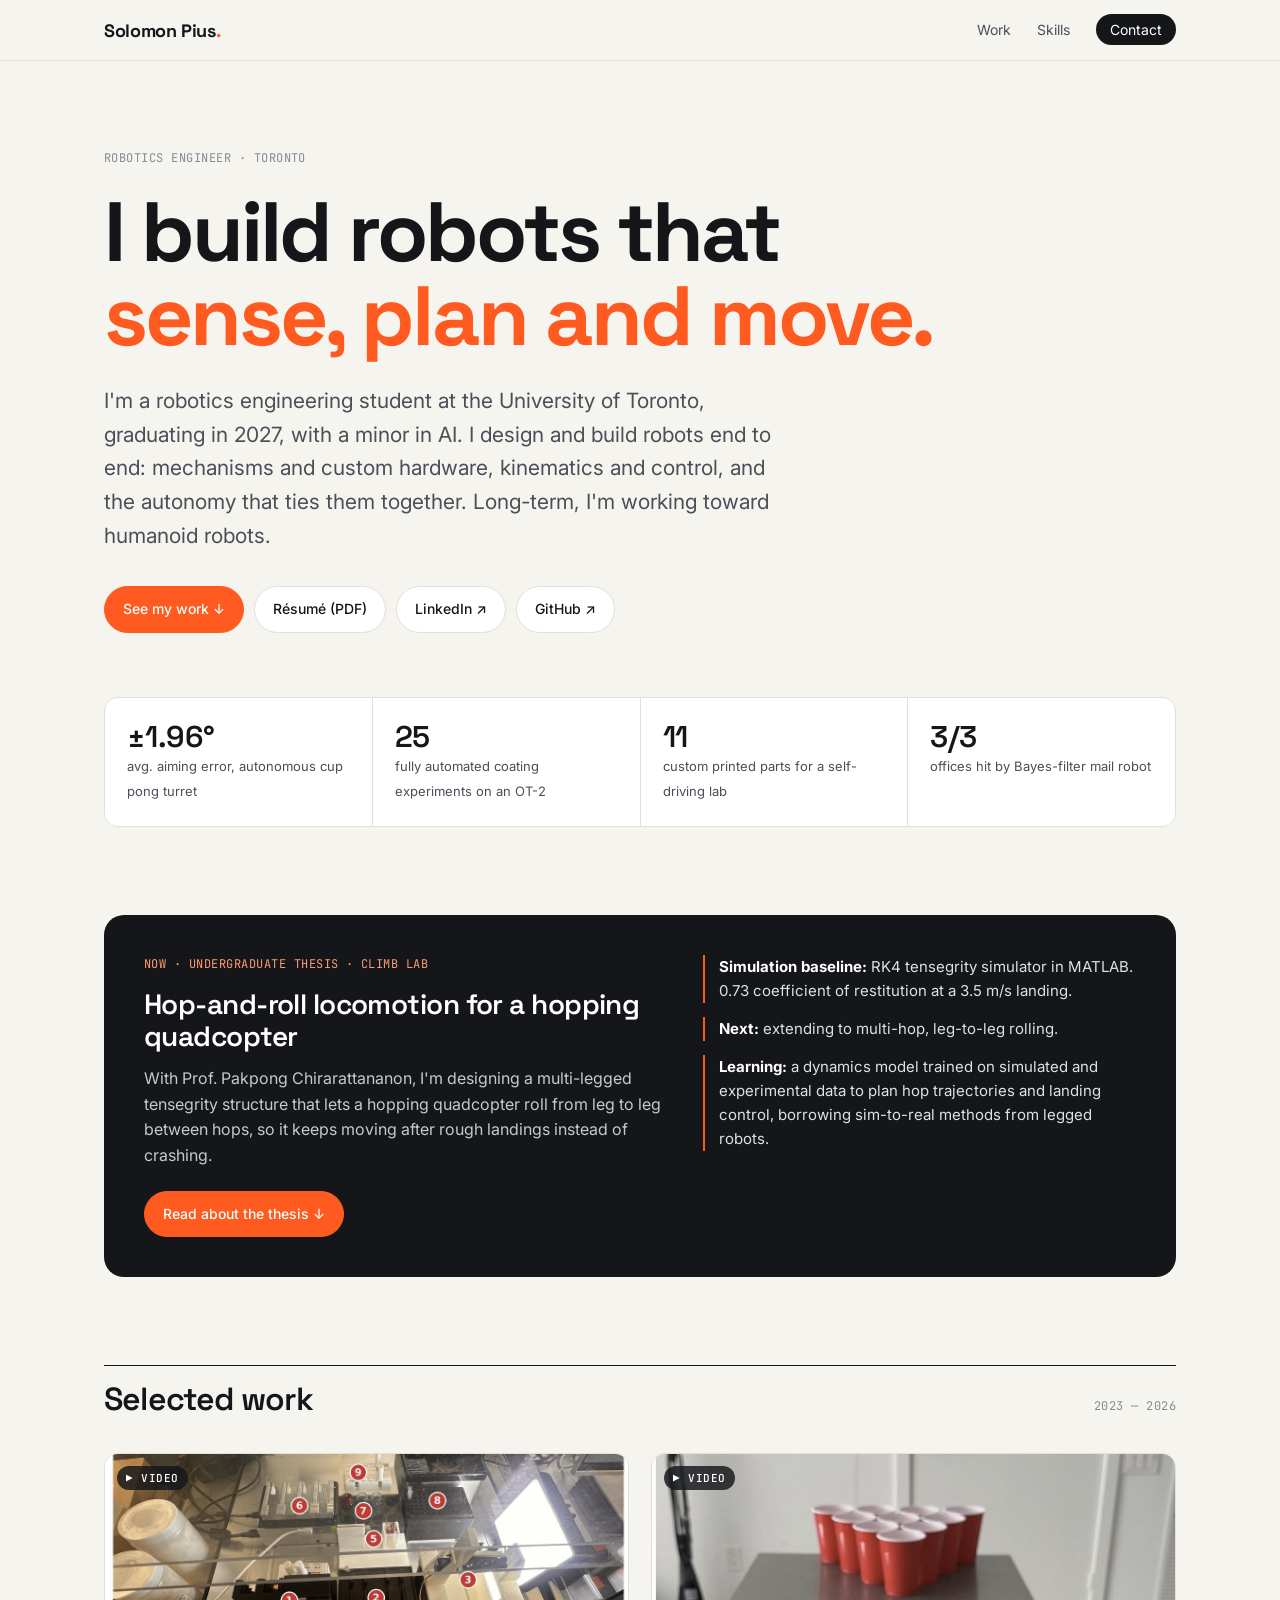
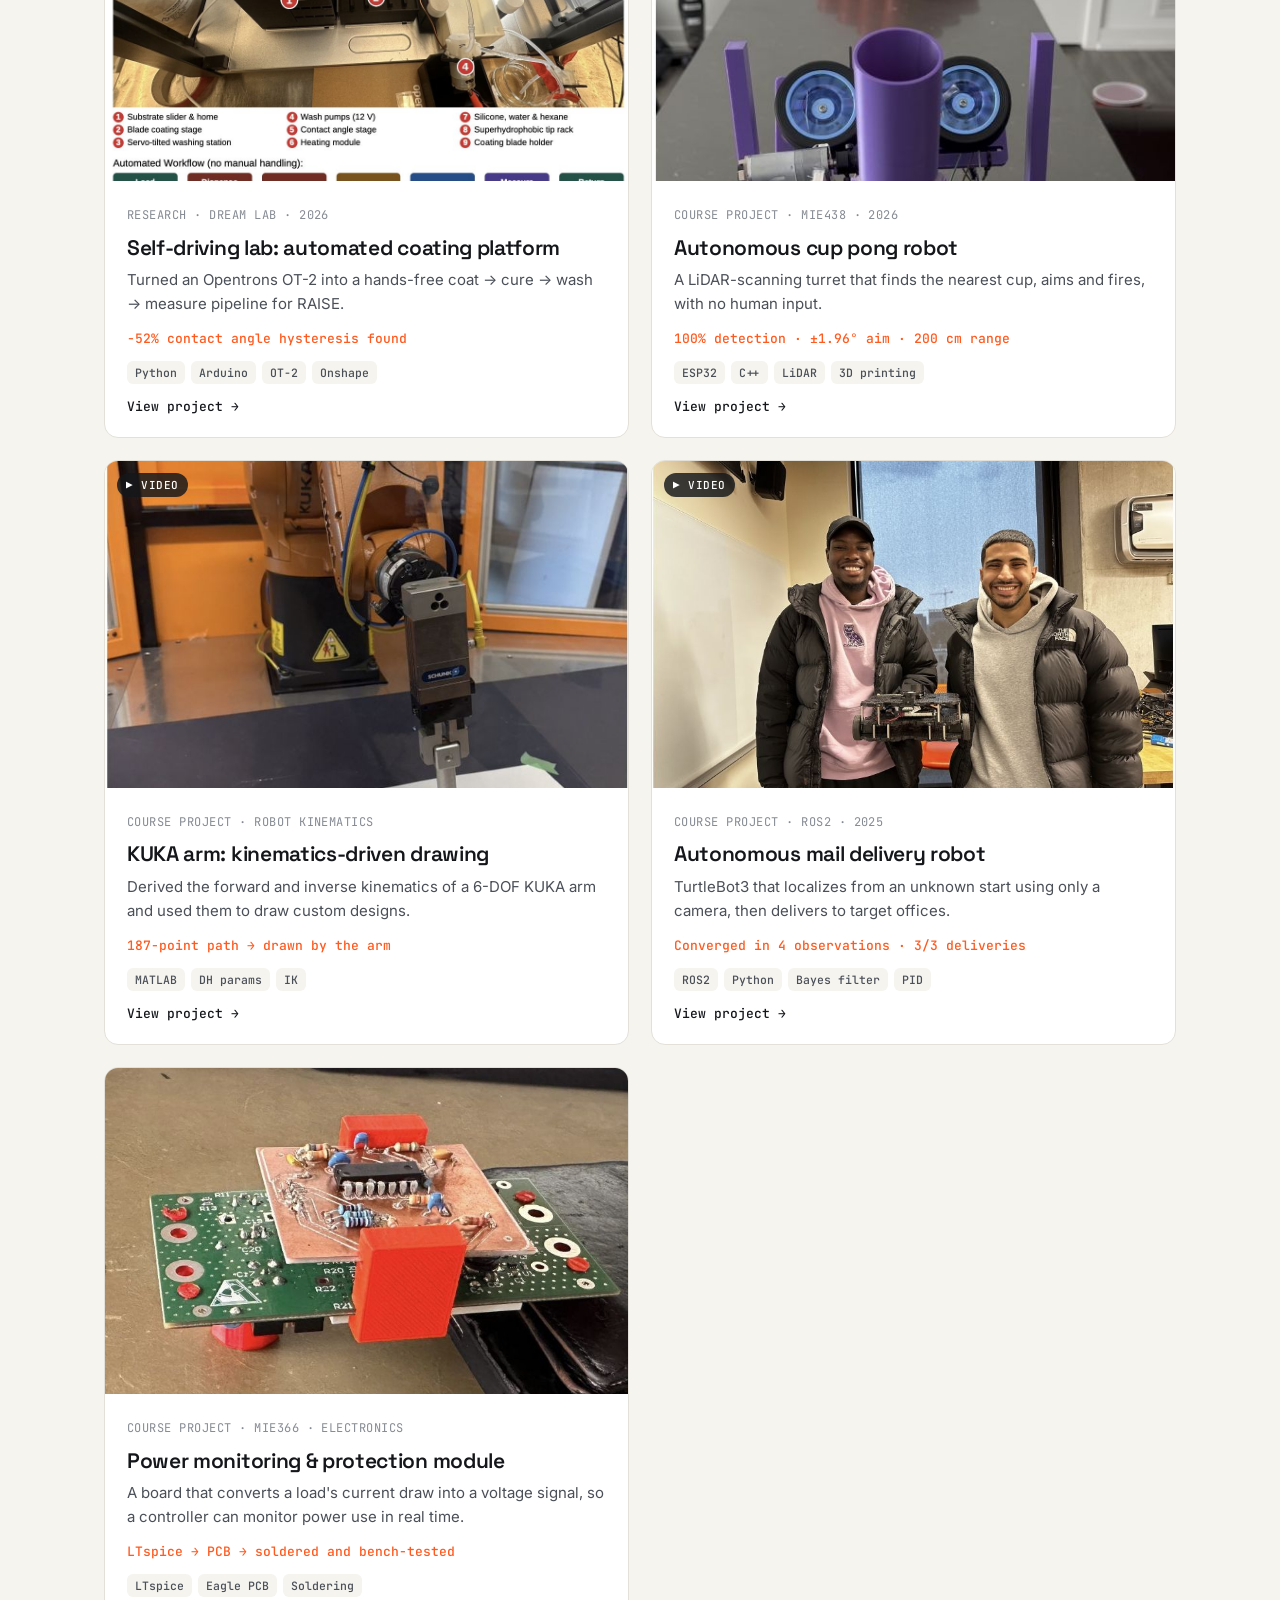
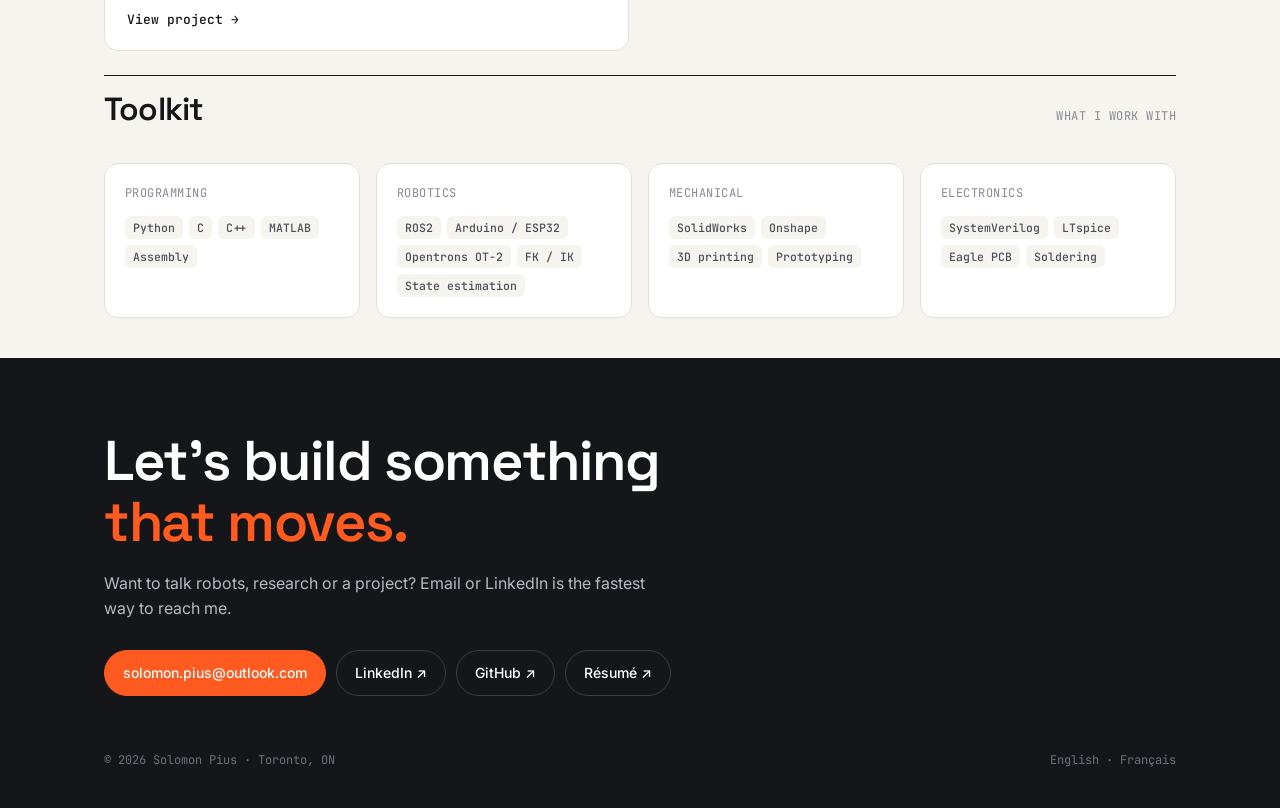
<file: index.html>
<!DOCTYPE html>
<html lang="en">
<head>
<meta charset="utf-8">
<meta name="viewport" content="width=device-width, initial-scale=1">
<title>Solomon Pius — Robotics Engineer</title>
<meta name="description" content="Solomon Pius, robotics engineer. Robot design, kinematics, control, autonomy and lab automation.">
<meta property="og:title" content="Solomon Pius — Robotics Engineer">
<meta property="og:description" content="Robot design, kinematics, control, autonomy and lab automation.">
<meta property="og:image" content="assets/pong-build.jpg">
<link rel="preconnect" href="https://fonts.googleapis.com">
<link rel="preconnect" href="https://fonts.gstatic.com" crossorigin>
<link href="https://fonts.googleapis.com/css2?family=Space+Grotesk:wght@500;600;700&family=Inter:wght@400;500;600&family=JetBrains+Mono:wght@400;500&display=swap" rel="stylesheet">
<link rel="stylesheet" href="assets/site.css">
</head>
<body>

<nav>
  <div class="wrap">
    <a href="#top" class="logo">Solomon Pius<span>.</span></a>
    <ul>
      <li><a href="#work">Work</a></li>
      <li><a href="#skills">Skills</a></li>
      <li><a class="cta" href="#contact">Contact</a></li>
    </ul>
  </div>
</nav>

<header class="hero wrap" id="top">
  <div class="mono">Robotics engineer · Toronto</div>
  <h1>I build robots that<br><em>sense, plan and move.</em></h1>
  <p class="lede">I'm a robotics engineering student at the University of Toronto, graduating in 2027, with a minor in AI. I design and build robots end to end: mechanisms and custom hardware, kinematics and control, and the autonomy that ties them together. Long-term, I'm working toward humanoid robots.</p>
  <div class="links">
    <a class="btn primary" href="#work">See my work ↓</a>
    <a class="btn" href="assets/Solomon_Pius_Resume.pdf" target="_blank" rel="noopener">Résumé (PDF)</a>
    <a class="btn" href="https://www.linkedin.com/in/solomon-pius/" target="_blank" rel="noopener">LinkedIn ↗</a>
    <a class="btn" href="https://github.com/SolomonPius" target="_blank" rel="noopener">GitHub ↗</a>
  </div>

  <div class="stats">
    <div><b>±1.96°</b><small>avg. aiming error, autonomous cup pong turret</small></div>
    <div><b>25</b><small>fully automated coating experiments on an OT-2</small></div>
    <div><b>11</b><small>custom printed parts for a self-driving lab</small></div>
    <div><b>3/3</b><small>offices hit by Bayes-filter mail robot</small></div>
  </div>
</header>

<!-- NOW -->
<section class="wrap" id="now" style="padding-top:24px">
  <div class="now">
    <div>
      <div class="mono">Now · Undergraduate thesis · CLIMB Lab</div>
      <h3>Hop-and-roll locomotion for a hopping quadcopter</h3>
      <p>With Prof. Pakpong Chirarattananon, I'm designing a multi-legged tensegrity structure that lets a hopping quadcopter roll from leg to leg between hops, so it keeps moving after rough landings instead of crashing.</p>
      <div class="links" style="margin-top:22px"><a class="btn primary" href="hopcopter.html">Read about the thesis ↓</a></div>
    </div>
    <ul>
      <li><b>Simulation baseline:</b> RK4 tensegrity simulator in MATLAB. 0.73 coefficient of restitution at a 3.5 m/s landing.</li>
      <li><b>Next:</b> extending to multi-hop, leg-to-leg rolling.</li>
      <li><b>Learning:</b> a dynamics model trained on simulated and experimental data to plan hop trajectories and landing control, borrowing sim-to-real methods from legged robots.</li>
    </ul>
  </div>
</section>

<!-- WORK OVERVIEW -->
<section class="wrap" id="work" style="padding-top:88px">
  <div class="sec-head"><h2>Selected work</h2><span class="mono">2023 — 2026</span></div>

  <div class="grid">
    <a class="card" href="raise.html">
      <div class="img"><img src="assets/raise-deck.jpg" alt="Opentrons OT-2 deck with custom coating modules"><span class="vbadge">▶ Video</span></div>
      <div class="body">
        <span class="mono">Research · DREAM Lab · 2026</span>
        <h3>Self-driving lab: automated coating platform</h3>
        <p>Turned an Opentrons OT-2 into a hands-free coat → cure → wash → measure pipeline for RAISE.</p>
        <div class="kpi">−52% contact angle hysteresis found</div>
        <div class="tags"><span class="tag">Python</span><span class="tag">Arduino</span><span class="tag">OT-2</span><span class="tag">Onshape</span></div><div class="more">View project →</div>
      </div>
    </a>
    <a class="card" href="cup-pong.html">
      <div class="img"><img src="assets/pong-build.jpg" alt="Autonomous cup pong turret robot" style="object-position:center 35%"><span class="vbadge">▶ Video</span></div>
      <div class="body">
        <span class="mono">Course project · MIE438 · 2026</span>
        <h3>Autonomous cup pong robot</h3>
        <p>A LiDAR-scanning turret that finds the nearest cup, aims and fires, with no human input.</p>
        <div class="kpi">100% detection · ±1.96° aim · 200 cm range</div>
        <div class="tags"><span class="tag">ESP32</span><span class="tag">C++</span><span class="tag">LiDAR</span><span class="tag">3D printing</span></div><div class="more">View project →</div>
      </div>
    </a>
    <a class="card" href="kuka.html">
      <div class="img"><img src="assets/kuka-arm.jpg" alt="KUKA industrial arm drawing on paper"><span class="vbadge">▶ Video</span></div>
      <div class="body">
        <span class="mono">Course project · Robot kinematics</span>
        <h3>KUKA arm: kinematics-driven drawing</h3>
        <p>Derived the forward and inverse kinematics of a 6-DOF KUKA arm and used them to draw custom designs.</p>
        <div class="kpi">187-point path → drawn by the arm</div>
        <div class="tags"><span class="tag">MATLAB</span><span class="tag">DH params</span><span class="tag">IK</span></div><div class="more">View project →</div>
      </div>
    </a>
    <a class="card" href="mail.html">
      <div class="img"><img src="assets/mail-team.jpg" alt="Solomon with the TurtleBot3 mail delivery robot" style="object-position:center 40%"><span class="vbadge">▶ Video</span></div>
      <div class="body">
        <span class="mono">Course project · ROS2 · 2025</span>
        <h3>Autonomous mail delivery robot</h3>
        <p>TurtleBot3 that localizes from an unknown start using only a camera, then delivers to target offices.</p>
        <div class="kpi">Converged in 4 observations · 3/3 deliveries</div>
        <div class="tags"><span class="tag">ROS2</span><span class="tag">Python</span><span class="tag">Bayes filter</span><span class="tag">PID</span></div><div class="more">View project →</div>
      </div>
    </a>
    <a class="card" href="power.html">
      <div class="img"><img src="assets/pcb-final.jpg" alt="Power monitoring module under test"></div>
      <div class="body">
        <span class="mono">Course project · MIE366 · Electronics</span>
        <h3>Power monitoring &amp; protection module</h3>
        <p>A board that converts a load's current draw into a voltage signal, so a controller can monitor power use in real time.</p>
        <div class="kpi">LTspice → PCB → soldered and bench-tested</div>
        <div class="tags"><span class="tag">LTspice</span><span class="tag">Eagle PCB</span><span class="tag">Soldering</span></div><div class="more">View project →</div>
      </div>
    </a>
  </div>

</section>

<!-- SKILLS -->
<section class="wrap" id="skills" style="padding-top:24px">
  <div class="sec-head"><h2>Toolkit</h2><span class="mono">What I work with</span></div>
  <div class="skills">
    <div class="skill"><span class="mono">Programming</span><div class="tags"><span class="tag">Python</span><span class="tag">C</span><span class="tag">C++</span><span class="tag">MATLAB</span><span class="tag">Assembly</span></div></div>
    <div class="skill"><span class="mono">Robotics</span><div class="tags"><span class="tag">ROS2</span><span class="tag">Arduino / ESP32</span><span class="tag">Opentrons OT-2</span><span class="tag">FK / IK</span><span class="tag">State estimation</span></div></div>
    <div class="skill"><span class="mono">Mechanical</span><div class="tags"><span class="tag">SolidWorks</span><span class="tag">Onshape</span><span class="tag">3D printing</span><span class="tag">Prototyping</span></div></div>
    <div class="skill"><span class="mono">Electronics</span><div class="tags"><span class="tag">SystemVerilog</span><span class="tag">LTspice</span><span class="tag">Eagle PCB</span><span class="tag">Soldering</span></div></div>
  </div>
</section>

<!-- CONTACT -->
<footer id="contact">
  <div class="wrap">
    <h2>Let's build something<br><em>that moves.</em></h2>
    <p>Want to talk robots, research or a project? Email or LinkedIn is the fastest way to reach me.</p>
    <div class="links">
      <a class="btn primary" href="mailto:solomon.pius@outlook.com">solomon.pius@outlook.com</a>
      <a class="btn" href="https://www.linkedin.com/in/solomon-pius/" target="_blank" rel="noopener">LinkedIn ↗</a>
      <a class="btn" href="https://github.com/SolomonPius" target="_blank" rel="noopener">GitHub ↗</a>
      <a class="btn" href="assets/Solomon_Pius_Resume.pdf" target="_blank" rel="noopener">Résumé ↗</a>
    </div>
    <div class="fine"><span>© 2026 Solomon Pius · Toronto, ON</span><span>English · Français</span></div>
  </div>
</footer>

<div class="lb" id="lb"><img alt=""><p></p></div>
<script src="assets/site.js"></script>
</body>
</html>
</file>
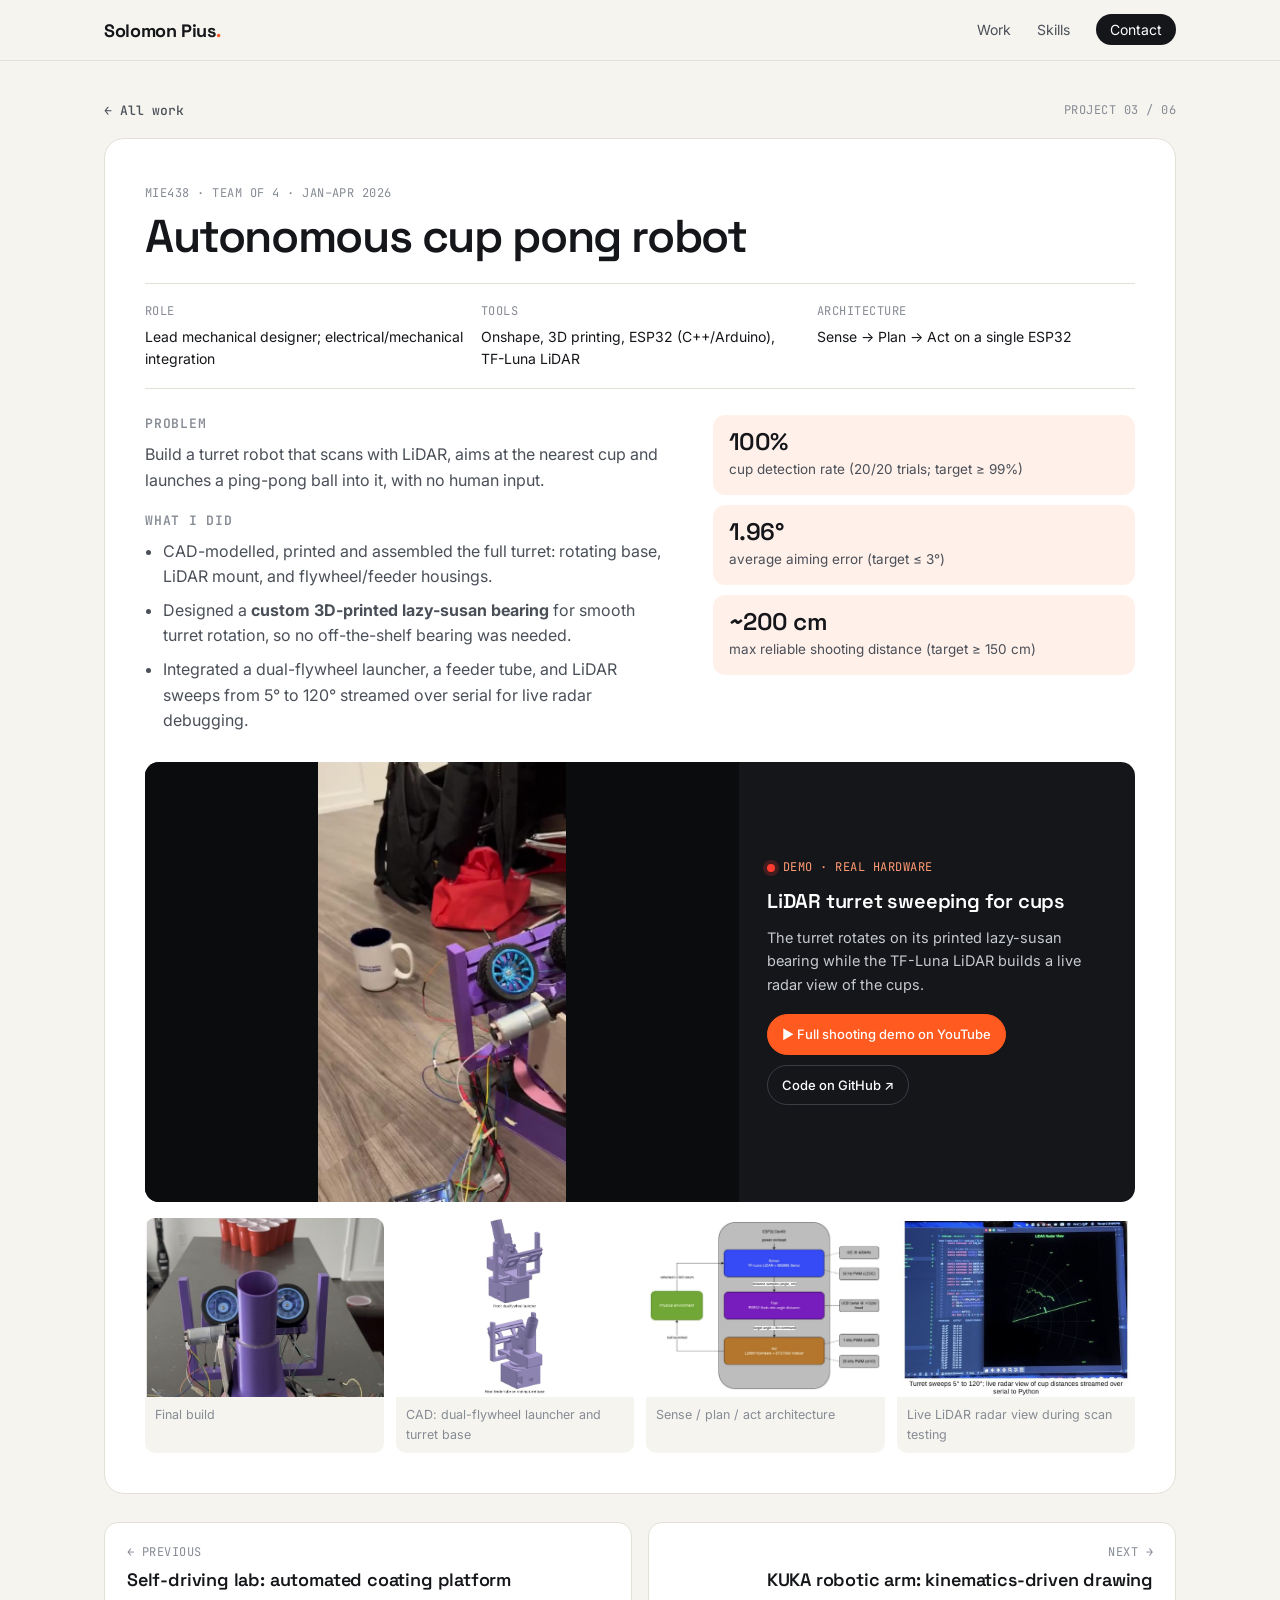
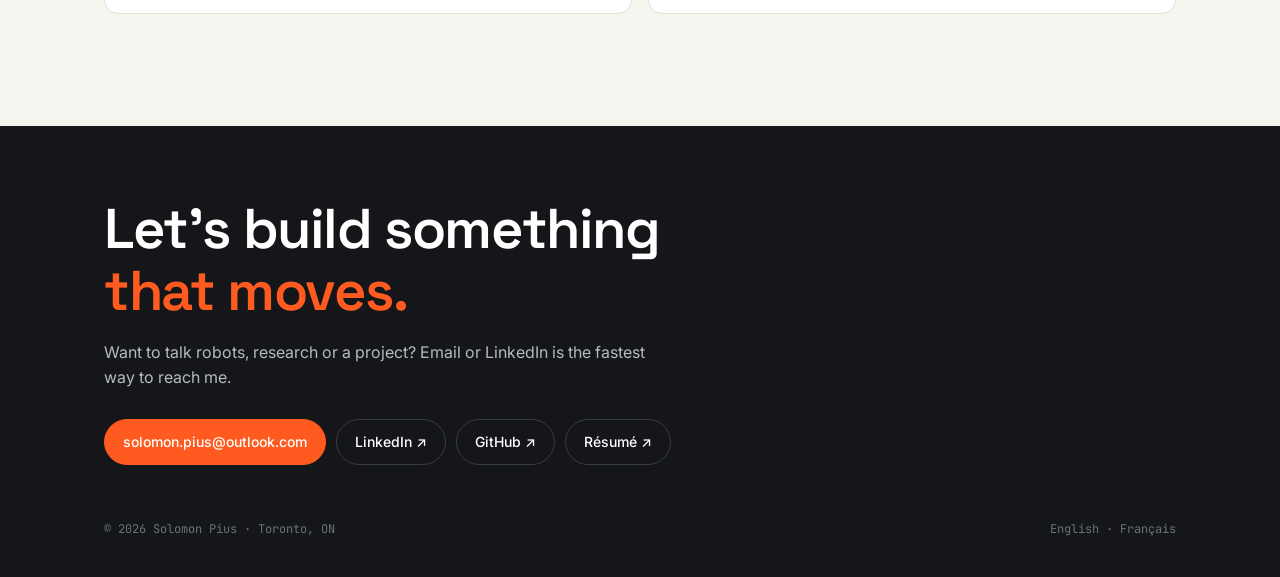
<file: cup-pong.html>
<!DOCTYPE html>
<html lang="en">
<head>
<meta charset="utf-8">
<meta name="viewport" content="width=device-width, initial-scale=1">
<title>Autonomous cup pong robot — Solomon Pius</title>
<meta name="description" content="LiDAR-scanning turret robot that finds, aims at and shoots into cups autonomously. 100% detection, ±1.96° aim.">
<meta property="og:title" content="Autonomous cup pong robot — Solomon Pius">
<meta property="og:description" content="LiDAR-scanning turret robot that finds, aims at and shoots into cups autonomously. 100% detection, ±1.96° aim.">
<meta property="og:image" content="assets/pong-build.jpg">
<link rel="preconnect" href="https://fonts.googleapis.com">
<link rel="preconnect" href="https://fonts.gstatic.com" crossorigin>
<link href="https://fonts.googleapis.com/css2?family=Space+Grotesk:wght@500;600;700&family=Inter:wght@400;500;600&family=JetBrains+Mono:wght@400;500&display=swap" rel="stylesheet">
<link rel="stylesheet" href="assets/site.css">
</head>
<body>
<nav>
  <div class="wrap">
    <a href="index.html" class="logo">Solomon Pius<span>.</span></a>
    <ul>
      <li><a href="index.html#work">Work</a></li>
      <li><a href="index.html#skills">Skills</a></li>
      <li><a class="cta" href="#contact">Contact</a></li>
    </ul>
  </div>
</nav>

<main class="page">
  <div class="wrap crumbs"><a href="index.html#work">← All work</a><span class="mono">Project 03 / 06</span></div>
  <div class="wrap">
  <article class="project" id="cup-pong">
    <header>
      <div><span class="mono">MIE438 · Team of 4 · Jan–Apr 2026</span><h3>Autonomous cup pong robot</h3></div>
    </header>
    <div class="meta">
      <div><span class="mono">Role</span>Lead mechanical designer; electrical/mechanical integration</div>
      <div><span class="mono">Tools</span>Onshape, 3D printing, ESP32 (C++/Arduino), TF-Luna LiDAR</div>
      <div><span class="mono">Architecture</span>Sense → Plan → Act on a single ESP32</div>
    </div>
    <div class="cols">
      <div>
        <h4>Problem</h4>
        <p>Build a turret robot that scans with LiDAR, aims at the nearest cup and launches a ping-pong ball into it, with no human input.</p>
        <h4>What I did</h4>
        <ul>
          <li>CAD-modelled, printed and assembled the full turret: rotating base, LiDAR mount, and flywheel/feeder housings.</li>
          <li>Designed a <b>custom 3D-printed lazy-susan bearing</b> for smooth turret rotation, so no off-the-shelf bearing was needed.</li>
          <li>Integrated a dual-flywheel launcher, a feeder tube, and LiDAR sweeps from 5° to 120° streamed over serial for live radar debugging.</li>
        </ul>
      </div>
      <div class="results">
        <div class="result"><b>100%</b><span>cup detection rate (20/20 trials; target ≥ 99%)</span></div>
        <div class="result"><b>1.96°</b><span>average aiming error (target ≤ 3°)</span></div>
        <div class="result"><b>~200 cm</b><span>max reliable shooting distance (target ≥ 150 cm)</span></div>
      </div>
    </div>
    <div class="demo">
      <video src="assets/pong-scan.mp4" poster="assets/pong-scan-poster.jpg" autoplay muted loop playsinline preload="metadata"></video>
      <div class="demo-cap"><span class="mono">Demo · real hardware</span><h4>LiDAR turret sweeping for cups</h4><p>The turret rotates on its printed lazy-susan bearing while the TF-Luna LiDAR builds a live radar view of the cups.</p><div class="links"><a class="btn primary" href="https://www.youtube.com/watch?v=Q0vxaehKVus" target="_blank" rel="noopener">▶ Full shooting demo on YouTube</a><a class="btn" href="https://github.com/SolomonPius/Autonomous-Cup-Pong-Robot" target="_blank" rel="noopener">Code on GitHub ↗</a></div></div>
    </div>
    <div class="gallery" style="--n:4">
      <figure><img class="cover" src="assets/pong-build.jpg" alt="Final build"><figcaption>Final build</figcaption></figure>
      <figure><img src="assets/pong-cad.jpg" alt="CAD model"><figcaption>CAD: dual-flywheel launcher and turret base</figcaption></figure>
      <figure><img src="assets/pong-arch.jpg" alt="System architecture"><figcaption>Sense / plan / act architecture</figcaption></figure>
      <figure><img src="assets/pong-lidar.jpg" alt="LiDAR radar view"><figcaption>Live LiDAR radar view during scan testing</figcaption></figure>
    </div>
  </article>
  </div>
  <div class="pager wrap">
  <a class="prev" href="raise.html"><span class="mono">← Previous</span><b>Self-driving lab: automated coating platform</b></a>
  <a class="next" href="kuka.html"><span class="mono">Next →</span><b>KUKA robotic arm: kinematics-driven drawing</b></a>
</div>
</main>

<footer id="contact">
  <div class="wrap">
    <h2>Let's build something<br><em>that moves.</em></h2>
    <p>Want to talk robots, research or a project? Email or LinkedIn is the fastest way to reach me.</p>
    <div class="links">
      <a class="btn primary" href="mailto:solomon.pius@outlook.com">solomon.pius@outlook.com</a>
      <a class="btn" href="https://www.linkedin.com/in/solomon-pius/" target="_blank" rel="noopener">LinkedIn ↗</a>
      <a class="btn" href="https://github.com/SolomonPius" target="_blank" rel="noopener">GitHub ↗</a>
      <a class="btn" href="assets/Solomon_Pius_Resume.pdf" target="_blank" rel="noopener">Résumé ↗</a>
    </div>
    <div class="fine"><span>© 2026 Solomon Pius · Toronto, ON</span><span>English · Français</span></div>
  </div>
</footer>
<div class="lb" id="lb"><img alt=""><p></p></div>
<script src="assets/site.js"></script>
</body>
</html>
</file>
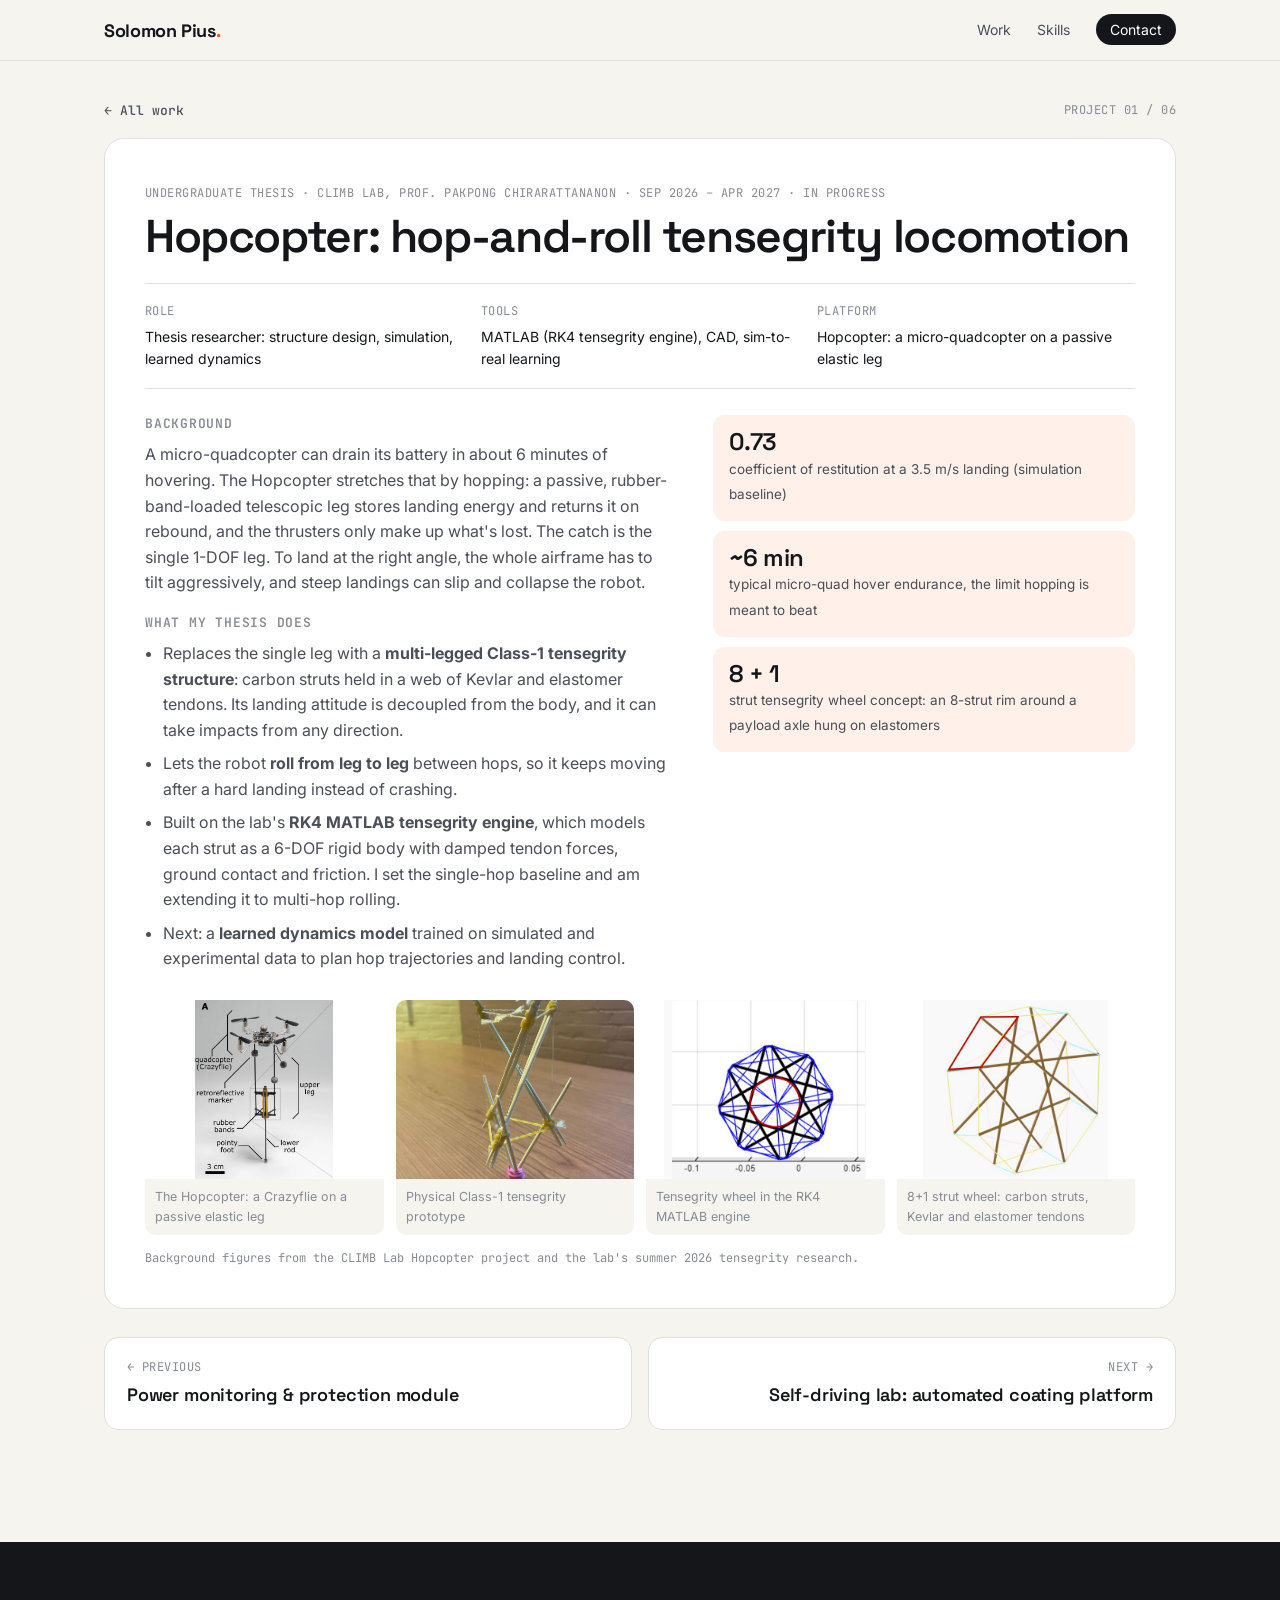
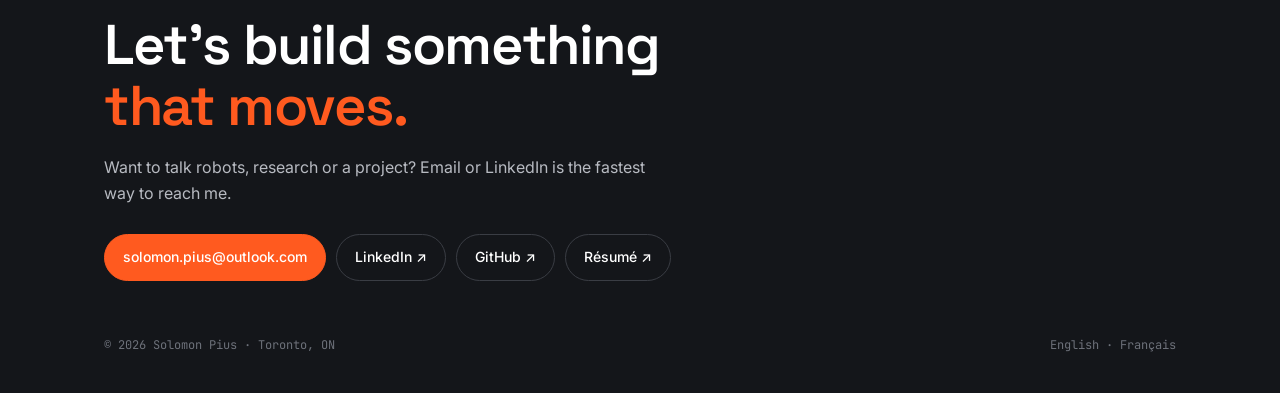
<file: hopcopter.html>
<!DOCTYPE html>
<html lang="en">
<head>
<meta charset="utf-8">
<meta name="viewport" content="width=device-width, initial-scale=1">
<title>Hopcopter: hop-and-roll tensegrity locomotion — Solomon Pius</title>
<meta name="description" content="Undergraduate thesis at CLIMB Lab: multi-legged tensegrity structures for hop-and-roll locomotion on a hopping quadcopter.">
<meta property="og:title" content="Hopcopter: hop-and-roll tensegrity locomotion — Solomon Pius">
<meta property="og:description" content="Undergraduate thesis at CLIMB Lab: multi-legged tensegrity structures for hop-and-roll locomotion on a hopping quadcopter.">
<meta property="og:image" content="assets/hop-wheel.jpg">
<link rel="preconnect" href="https://fonts.googleapis.com">
<link rel="preconnect" href="https://fonts.gstatic.com" crossorigin>
<link href="https://fonts.googleapis.com/css2?family=Space+Grotesk:wght@500;600;700&family=Inter:wght@400;500;600&family=JetBrains+Mono:wght@400;500&display=swap" rel="stylesheet">
<link rel="stylesheet" href="assets/site.css">
</head>
<body>
<nav>
  <div class="wrap">
    <a href="index.html" class="logo">Solomon Pius<span>.</span></a>
    <ul>
      <li><a href="index.html#work">Work</a></li>
      <li><a href="index.html#skills">Skills</a></li>
      <li><a class="cta" href="#contact">Contact</a></li>
    </ul>
  </div>
</nav>

<main class="page">
  <div class="wrap crumbs"><a href="index.html#work">← All work</a><span class="mono">Project 01 / 06</span></div>
  <div class="wrap">
  <article class="project" id="hopcopter">
    <header>
      <div><span class="mono">Undergraduate thesis · CLIMB Lab, Prof. Pakpong Chirarattananon · Sep 2026 – Apr 2027 · In progress</span><h3>Hopcopter: hop-and-roll tensegrity locomotion</h3></div>
    </header>
    <div class="meta">
      <div><span class="mono">Role</span>Thesis researcher: structure design, simulation, learned dynamics</div>
      <div><span class="mono">Tools</span>MATLAB (RK4 tensegrity engine), CAD, sim-to-real learning</div>
      <div><span class="mono">Platform</span>Hopcopter: a micro-quadcopter on a passive elastic leg</div>
    </div>
    <div class="cols">
      <div>
        <h4>Background</h4>
        <p>A micro-quadcopter can drain its battery in about 6 minutes of hovering. The Hopcopter stretches that by hopping: a passive, rubber-band-loaded telescopic leg stores landing energy and returns it on rebound, and the thrusters only make up what's lost. The catch is the single 1-DOF leg. To land at the right angle, the whole airframe has to tilt aggressively, and steep landings can slip and collapse the robot.</p>
        <h4>What my thesis does</h4>
        <ul>
          <li>Replaces the single leg with a <b>multi-legged Class-1 tensegrity structure</b>: carbon struts held in a web of Kevlar and elastomer tendons. Its landing attitude is decoupled from the body, and it can take impacts from any direction.</li>
          <li>Lets the robot <b>roll from leg to leg</b> between hops, so it keeps moving after a hard landing instead of crashing.</li>
          <li>Built on the lab's <b>RK4 MATLAB tensegrity engine</b>, which models each strut as a 6-DOF rigid body with damped tendon forces, ground contact and friction. I set the single-hop baseline and am extending it to multi-hop rolling.</li>
          <li>Next: a <b>learned dynamics model</b> trained on simulated and experimental data to plan hop trajectories and landing control.</li>
        </ul>
      </div>
      <div class="results">
        <div class="result"><b>0.73</b><span>coefficient of restitution at a 3.5 m/s landing (simulation baseline)</span></div>
        <div class="result"><b>~6 min</b><span>typical micro-quad hover endurance, the limit hopping is meant to beat</span></div>
        <div class="result"><b>8 + 1</b><span>strut tensegrity wheel concept: an 8-strut rim around a payload axle hung on elastomers</span></div>
      </div>
    </div>
    <div class="gallery" style="--n:4">
      <figure><img src="assets/hop-platform.jpg" alt="Hopcopter platform"><figcaption>The Hopcopter: a Crazyflie on a passive elastic leg</figcaption></figure>
      <figure><img class="cover" src="assets/hop-proto.jpg" alt="Physical tensegrity prototype"><figcaption>Physical Class-1 tensegrity prototype</figcaption></figure>
      <figure><img src="assets/hop-sim.jpg" alt="MATLAB simulation of the tensegrity wheel"><figcaption>Tensegrity wheel in the RK4 MATLAB engine</figcaption></figure>
      <figure><img src="assets/hop-wheel.jpg" alt="Tensegrity wheel design"><figcaption>8+1 strut wheel: carbon struts, Kevlar and elastomer tendons</figcaption></figure>
    </div>
    <p class="mono" style="margin-top:14px;text-transform:none;letter-spacing:0">Background figures from the CLIMB Lab Hopcopter project and the lab's summer 2026 tensegrity research.</p>
  </article>
  </div>
  <div class="pager wrap">
  <a class="prev" href="power.html"><span class="mono">← Previous</span><b>Power monitoring & protection module</b></a>
  <a class="next" href="raise.html"><span class="mono">Next →</span><b>Self-driving lab: automated coating platform</b></a>
</div>
</main>

<footer id="contact">
  <div class="wrap">
    <h2>Let's build something<br><em>that moves.</em></h2>
    <p>Want to talk robots, research or a project? Email or LinkedIn is the fastest way to reach me.</p>
    <div class="links">
      <a class="btn primary" href="mailto:solomon.pius@outlook.com">solomon.pius@outlook.com</a>
      <a class="btn" href="https://www.linkedin.com/in/solomon-pius/" target="_blank" rel="noopener">LinkedIn ↗</a>
      <a class="btn" href="https://github.com/SolomonPius" target="_blank" rel="noopener">GitHub ↗</a>
      <a class="btn" href="assets/Solomon_Pius_Resume.pdf" target="_blank" rel="noopener">Résumé ↗</a>
    </div>
    <div class="fine"><span>© 2026 Solomon Pius · Toronto, ON</span><span>English · Français</span></div>
  </div>
</footer>
<div class="lb" id="lb"><img alt=""><p></p></div>
<script src="assets/site.js"></script>
</body>
</html>
</file>
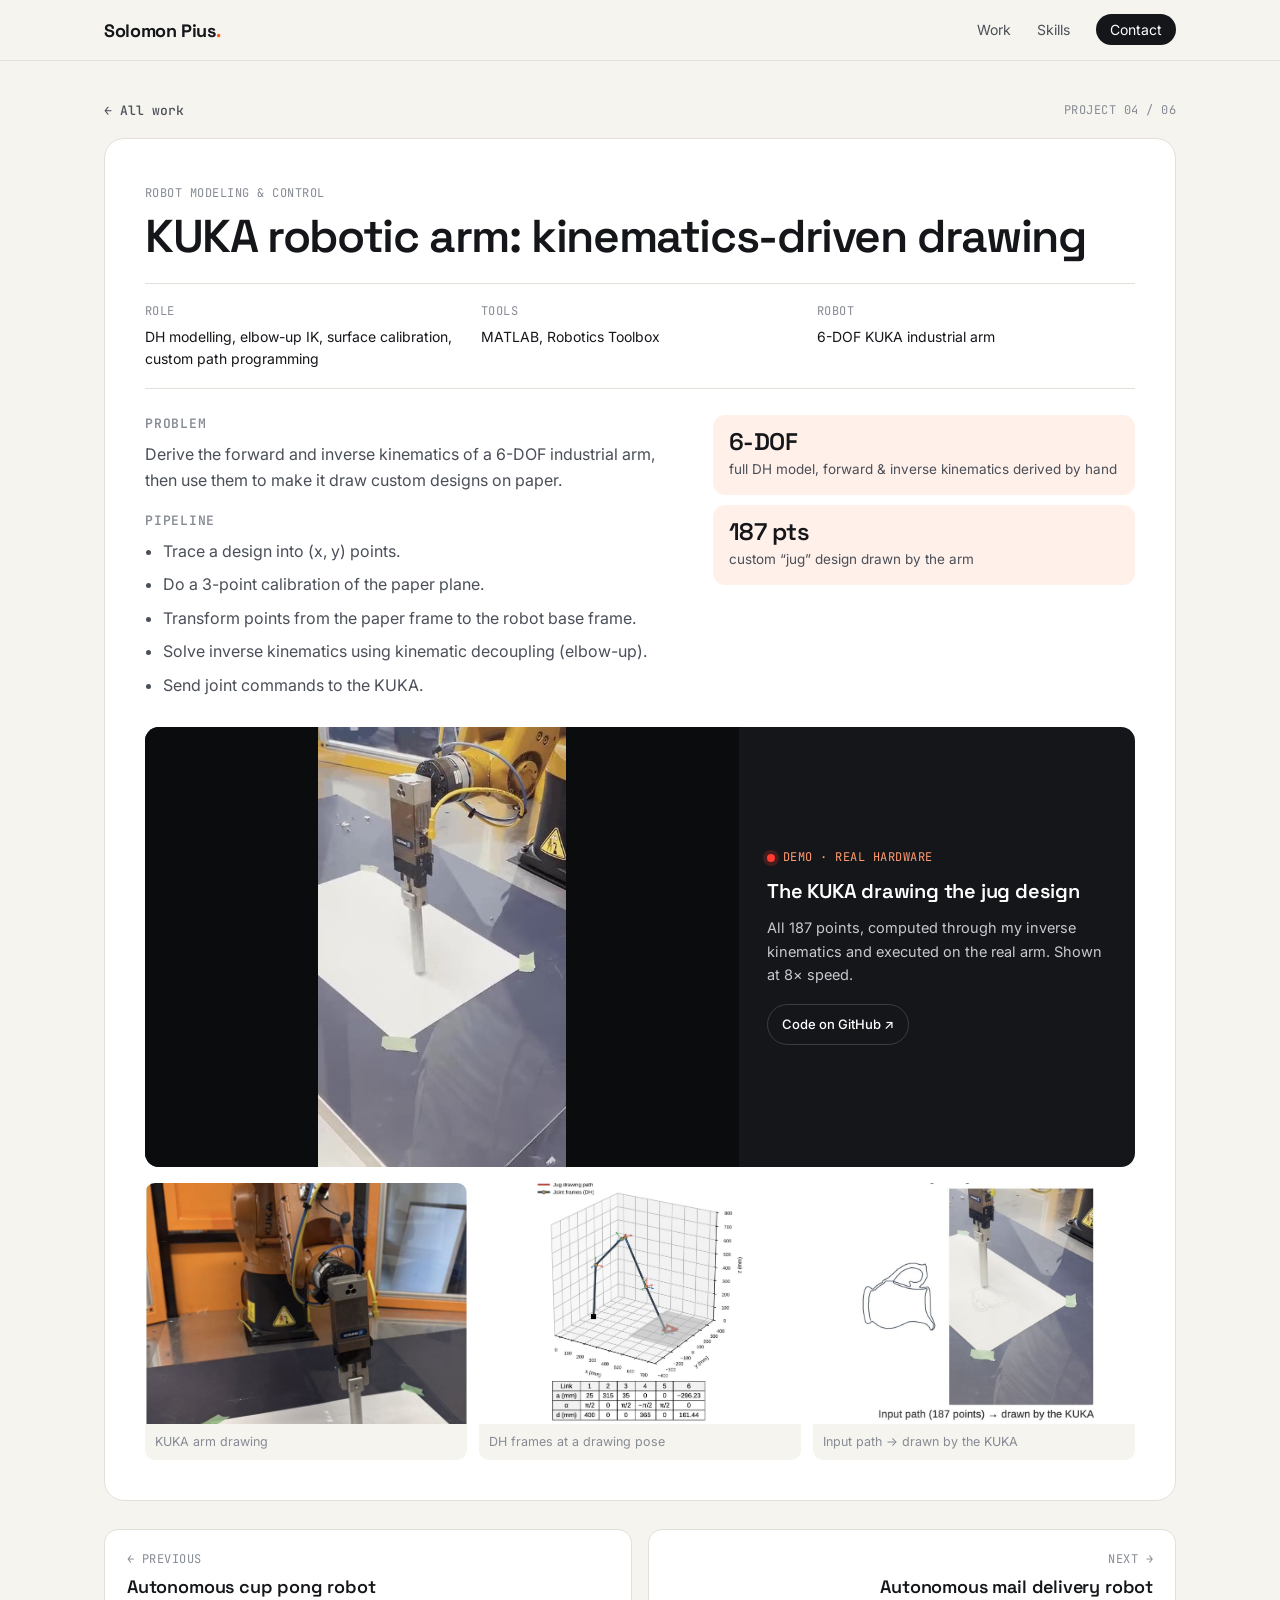
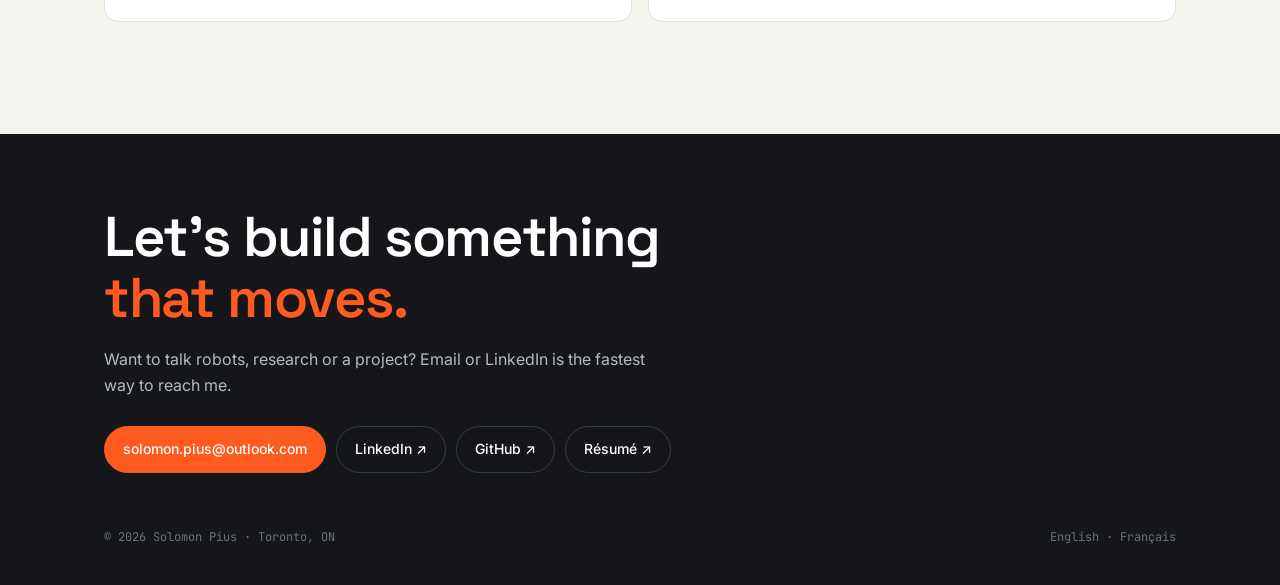
<file: kuka.html>
<!DOCTYPE html>
<html lang="en">
<head>
<meta charset="utf-8">
<meta name="viewport" content="width=device-width, initial-scale=1">
<title>KUKA robotic arm: kinematics-driven drawing — Solomon Pius</title>
<meta name="description" content="Forward and inverse kinematics of a 6-DOF KUKA arm, used to draw custom designs on paper.">
<meta property="og:title" content="KUKA robotic arm: kinematics-driven drawing — Solomon Pius">
<meta property="og:description" content="Forward and inverse kinematics of a 6-DOF KUKA arm, used to draw custom designs on paper.">
<meta property="og:image" content="assets/kuka-arm.jpg">
<link rel="preconnect" href="https://fonts.googleapis.com">
<link rel="preconnect" href="https://fonts.gstatic.com" crossorigin>
<link href="https://fonts.googleapis.com/css2?family=Space+Grotesk:wght@500;600;700&family=Inter:wght@400;500;600&family=JetBrains+Mono:wght@400;500&display=swap" rel="stylesheet">
<link rel="stylesheet" href="assets/site.css">
</head>
<body>
<nav>
  <div class="wrap">
    <a href="index.html" class="logo">Solomon Pius<span>.</span></a>
    <ul>
      <li><a href="index.html#work">Work</a></li>
      <li><a href="index.html#skills">Skills</a></li>
      <li><a class="cta" href="#contact">Contact</a></li>
    </ul>
  </div>
</nav>

<main class="page">
  <div class="wrap crumbs"><a href="index.html#work">← All work</a><span class="mono">Project 04 / 06</span></div>
  <div class="wrap">
  <article class="project" id="kuka">
    <header>
      <div><span class="mono">Robot Modeling &amp; Control</span><h3>KUKA robotic arm: kinematics-driven drawing</h3></div>
    </header>
    <div class="meta">
      <div><span class="mono">Role</span>DH modelling, elbow-up IK, surface calibration, custom path programming</div>
      <div><span class="mono">Tools</span>MATLAB, Robotics Toolbox</div>
      <div><span class="mono">Robot</span>6-DOF KUKA industrial arm</div>
    </div>
    <div class="cols">
      <div>
        <h4>Problem</h4>
        <p>Derive the forward and inverse kinematics of a 6-DOF industrial arm, then use them to make it draw custom designs on paper.</p>
        <h4>Pipeline</h4>
        <ul>
          <li>Trace a design into (x, y) points.</li>
          <li>Do a 3-point calibration of the paper plane.</li>
          <li>Transform points from the paper frame to the robot base frame.</li>
          <li>Solve inverse kinematics using kinematic decoupling (elbow-up).</li>
          <li>Send joint commands to the KUKA.</li>
        </ul>
      </div>
      <div class="results">
        <div class="result"><b>6-DOF</b><span>full DH model, forward &amp; inverse kinematics derived by hand</span></div>
        <div class="result"><b>187 pts</b><span>custom “jug” design drawn by the arm</span></div>
      </div>
    </div>
    <div class="demo">
      <video src="assets/kuka-draw.mp4" poster="assets/kuka-draw-poster.jpg" autoplay muted loop playsinline preload="metadata"></video>
      <div class="demo-cap"><span class="mono">Demo · real hardware</span><h4>The KUKA drawing the jug design</h4><p>All 187 points, computed through my inverse kinematics and executed on the real arm. Shown at 8× speed.</p><div class="links"><a class="btn" href="https://github.com/SolomonPius/kuka-kinematics-drawing" target="_blank" rel="noopener">Code on GitHub ↗</a></div></div>
    </div>
    <div class="gallery">
      <figure><img class="cover" src="assets/kuka-arm.jpg" alt="KUKA arm drawing"><figcaption>KUKA arm drawing</figcaption></figure>
      <figure><img src="assets/kuka-dh.jpg" alt="DH frames"><figcaption>DH frames at a drawing pose</figcaption></figure>
      <figure><img src="assets/kuka-jug.jpg" alt="Jug drawing"><figcaption>Input path → drawn by the KUKA</figcaption></figure>
    </div>
  </article>
  </div>
  <div class="pager wrap">
  <a class="prev" href="cup-pong.html"><span class="mono">← Previous</span><b>Autonomous cup pong robot</b></a>
  <a class="next" href="mail.html"><span class="mono">Next →</span><b>Autonomous mail delivery robot</b></a>
</div>
</main>

<footer id="contact">
  <div class="wrap">
    <h2>Let's build something<br><em>that moves.</em></h2>
    <p>Want to talk robots, research or a project? Email or LinkedIn is the fastest way to reach me.</p>
    <div class="links">
      <a class="btn primary" href="mailto:solomon.pius@outlook.com">solomon.pius@outlook.com</a>
      <a class="btn" href="https://www.linkedin.com/in/solomon-pius/" target="_blank" rel="noopener">LinkedIn ↗</a>
      <a class="btn" href="https://github.com/SolomonPius" target="_blank" rel="noopener">GitHub ↗</a>
      <a class="btn" href="assets/Solomon_Pius_Resume.pdf" target="_blank" rel="noopener">Résumé ↗</a>
    </div>
    <div class="fine"><span>© 2026 Solomon Pius · Toronto, ON</span><span>English · Français</span></div>
  </div>
</footer>
<div class="lb" id="lb"><img alt=""><p></p></div>
<script src="assets/site.js"></script>
</body>
</html>
</file>
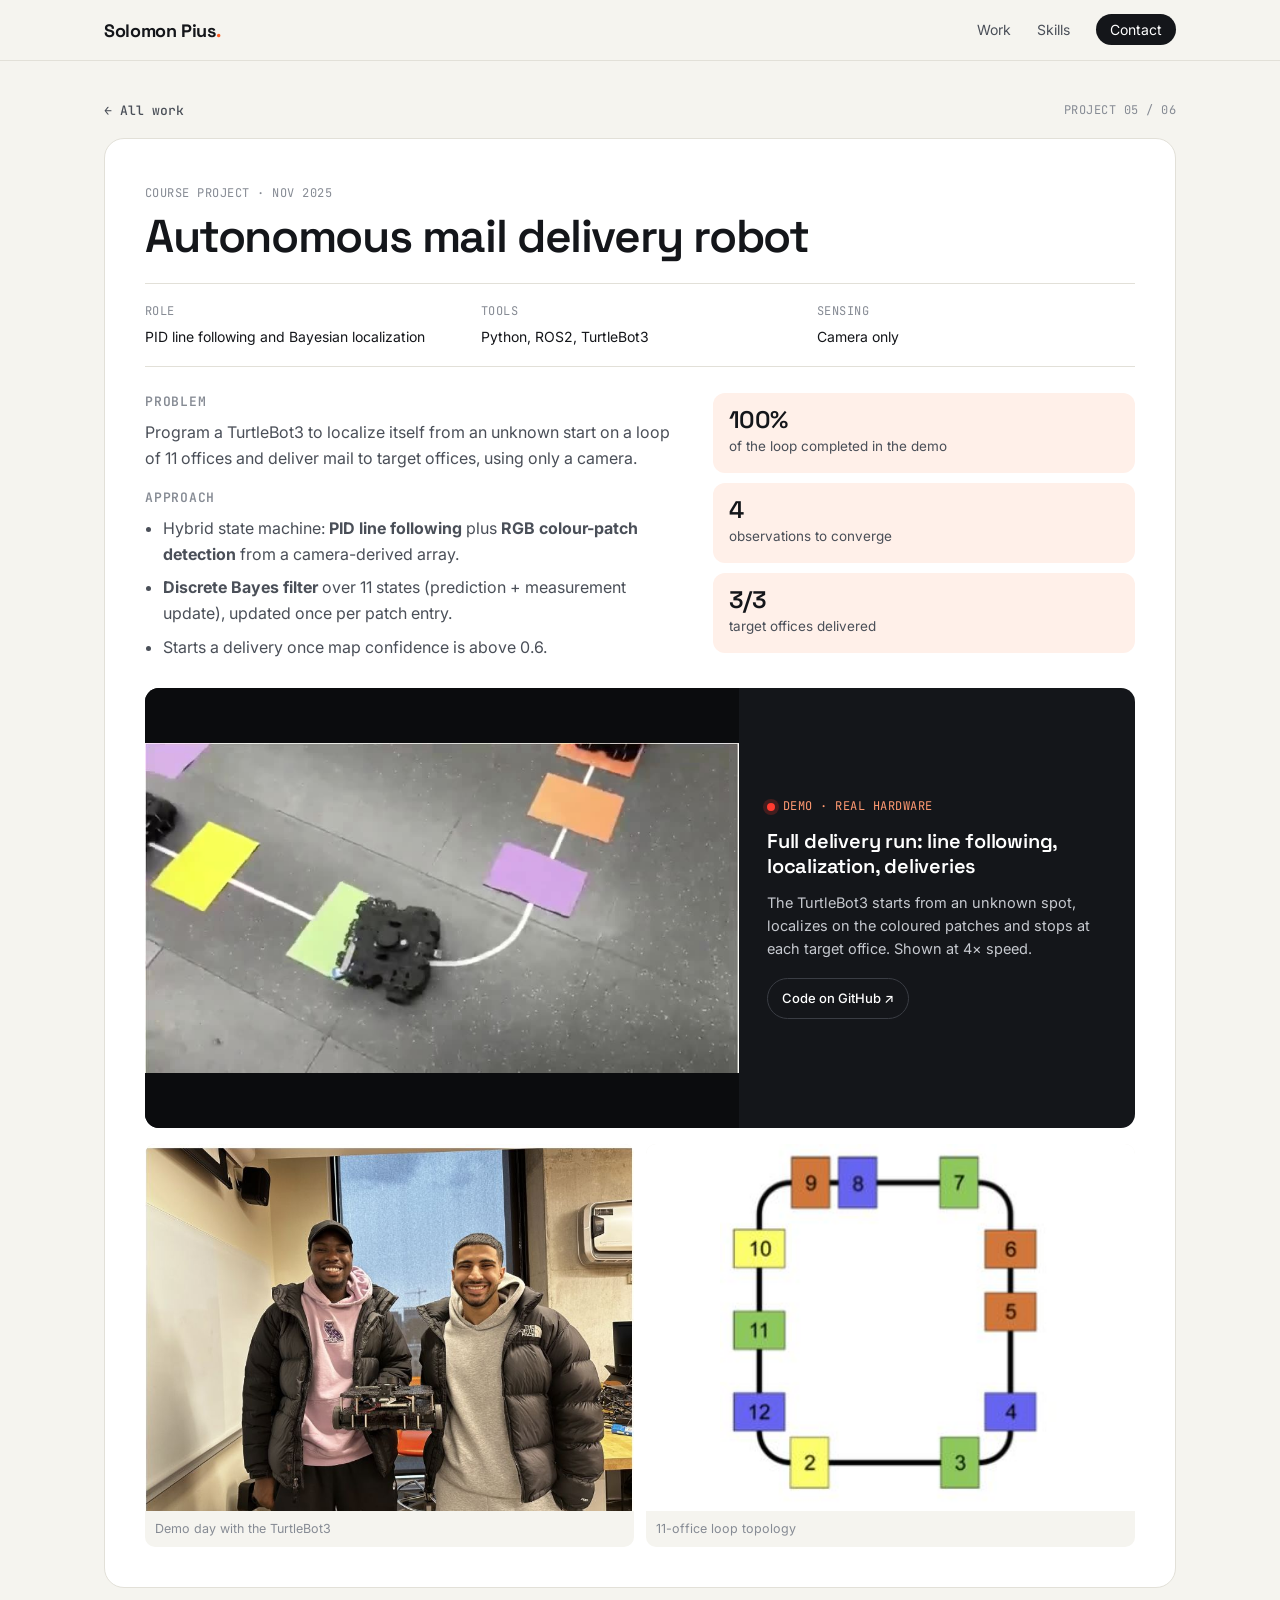
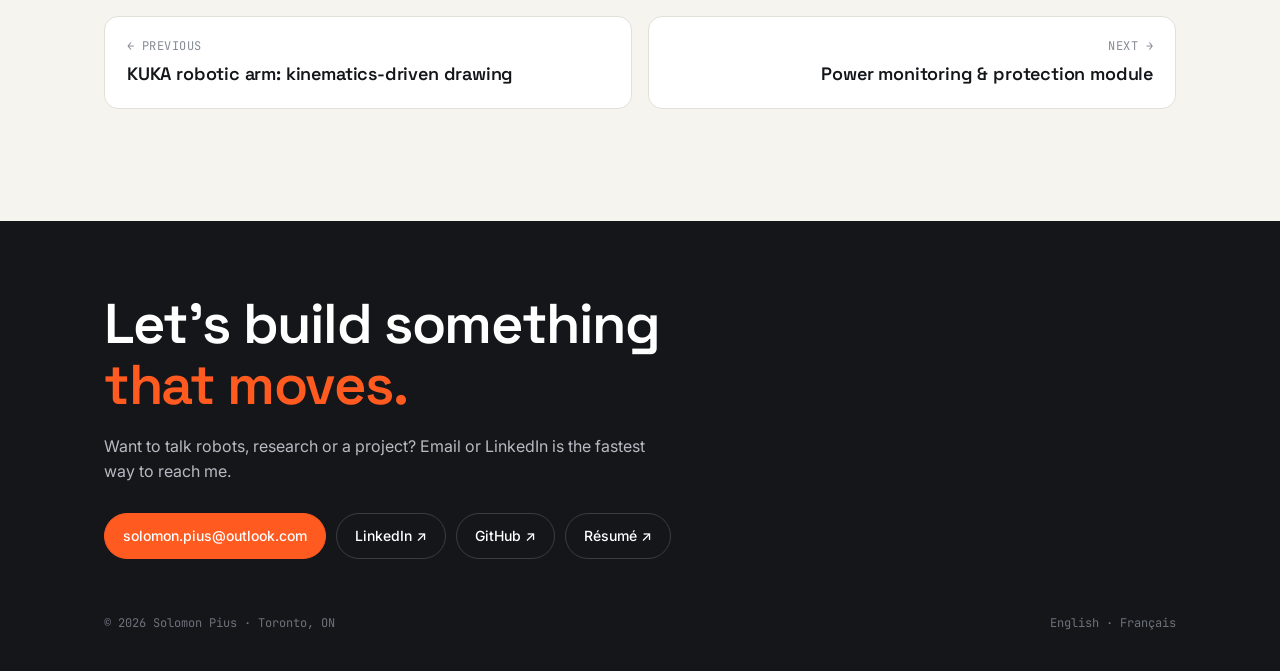
<file: mail.html>
<!DOCTYPE html>
<html lang="en">
<head>
<meta charset="utf-8">
<meta name="viewport" content="width=device-width, initial-scale=1">
<title>Autonomous mail delivery robot — Solomon Pius</title>
<meta name="description" content="TurtleBot3 that localizes with a discrete Bayes filter and delivers mail using only a camera.">
<meta property="og:title" content="Autonomous mail delivery robot — Solomon Pius">
<meta property="og:description" content="TurtleBot3 that localizes with a discrete Bayes filter and delivers mail using only a camera.">
<meta property="og:image" content="assets/mail-demo-poster.jpg">
<link rel="preconnect" href="https://fonts.googleapis.com">
<link rel="preconnect" href="https://fonts.gstatic.com" crossorigin>
<link href="https://fonts.googleapis.com/css2?family=Space+Grotesk:wght@500;600;700&family=Inter:wght@400;500;600&family=JetBrains+Mono:wght@400;500&display=swap" rel="stylesheet">
<link rel="stylesheet" href="assets/site.css">
</head>
<body>
<nav>
  <div class="wrap">
    <a href="index.html" class="logo">Solomon Pius<span>.</span></a>
    <ul>
      <li><a href="index.html#work">Work</a></li>
      <li><a href="index.html#skills">Skills</a></li>
      <li><a class="cta" href="#contact">Contact</a></li>
    </ul>
  </div>
</nav>

<main class="page">
  <div class="wrap crumbs"><a href="index.html#work">← All work</a><span class="mono">Project 05 / 06</span></div>
  <div class="wrap">
  <article class="project" id="mail">
    <header>
      <div><span class="mono">Course project · Nov 2025</span><h3>Autonomous mail delivery robot</h3></div>
    </header>
    <div class="meta">
      <div><span class="mono">Role</span>PID line following and Bayesian localization</div>
      <div><span class="mono">Tools</span>Python, ROS2, TurtleBot3</div>
      <div><span class="mono">Sensing</span>Camera only</div>
    </div>
    <div class="cols">
      <div>
        <h4>Problem</h4>
        <p>Program a TurtleBot3 to localize itself from an unknown start on a loop of 11 offices and deliver mail to target offices, using only a camera.</p>
        <h4>Approach</h4>
        <ul>
          <li>Hybrid state machine: <b>PID line following</b> plus <b>RGB colour-patch detection</b> from a camera-derived array.</li>
          <li><b>Discrete Bayes filter</b> over 11 states (prediction + measurement update), updated once per patch entry.</li>
          <li>Starts a delivery once map confidence is above 0.6.</li>
        </ul>
      </div>
      <div class="results">
        <div class="result"><b>100%</b><span>of the loop completed in the demo</span></div>
        <div class="result"><b>4</b><span>observations to converge</span></div>
        <div class="result"><b>3/3</b><span>target offices delivered</span></div>
      </div>
    </div>
    <div class="demo">
      <video src="assets/mail-demo.mp4" poster="assets/mail-demo-poster.jpg" autoplay muted loop playsinline preload="metadata"></video>
      <div class="demo-cap"><span class="mono">Demo · real hardware</span><h4>Full delivery run: line following, localization, deliveries</h4><p>The TurtleBot3 starts from an unknown spot, localizes on the coloured patches and stops at each target office. Shown at 4× speed.</p><div class="links"><a class="btn" href="https://github.com/SolomonPius/Autonomous-Mail-Delivery" target="_blank" rel="noopener">Code on GitHub ↗</a></div></div>
    </div>
    <div class="gallery" style="--n:2">
      <figure><img class="cover" src="assets/mail-team.jpg" alt="Team with robot"><figcaption>Demo day with the TurtleBot3</figcaption></figure>
      <figure><img src="assets/mail-topo.jpg" alt="Office loop topology"><figcaption>11-office loop topology</figcaption></figure>
    </div>
  </article>
  </div>
  <div class="pager wrap">
  <a class="prev" href="kuka.html"><span class="mono">← Previous</span><b>KUKA robotic arm: kinematics-driven drawing</b></a>
  <a class="next" href="power.html"><span class="mono">Next →</span><b>Power monitoring & protection module</b></a>
</div>
</main>

<footer id="contact">
  <div class="wrap">
    <h2>Let's build something<br><em>that moves.</em></h2>
    <p>Want to talk robots, research or a project? Email or LinkedIn is the fastest way to reach me.</p>
    <div class="links">
      <a class="btn primary" href="mailto:solomon.pius@outlook.com">solomon.pius@outlook.com</a>
      <a class="btn" href="https://www.linkedin.com/in/solomon-pius/" target="_blank" rel="noopener">LinkedIn ↗</a>
      <a class="btn" href="https://github.com/SolomonPius" target="_blank" rel="noopener">GitHub ↗</a>
      <a class="btn" href="assets/Solomon_Pius_Resume.pdf" target="_blank" rel="noopener">Résumé ↗</a>
    </div>
    <div class="fine"><span>© 2026 Solomon Pius · Toronto, ON</span><span>English · Français</span></div>
  </div>
</footer>
<div class="lb" id="lb"><img alt=""><p></p></div>
<script src="assets/site.js"></script>
</body>
</html>
</file>
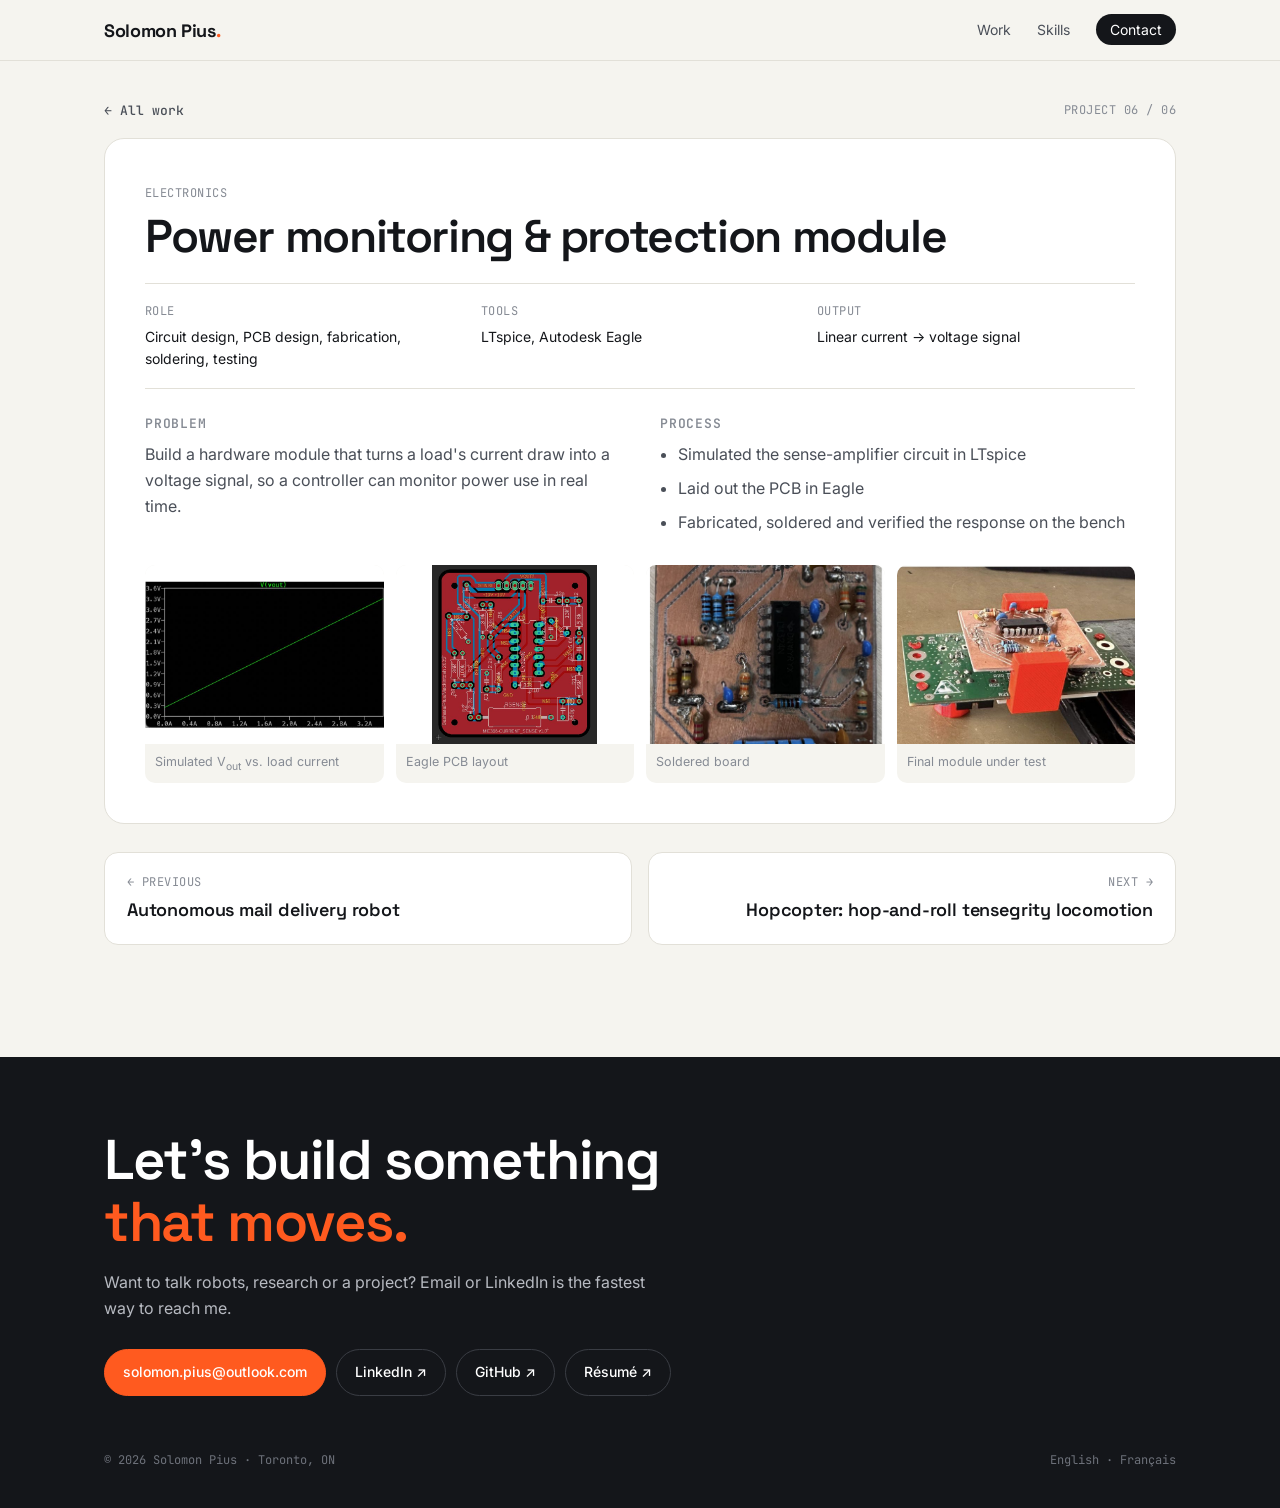
<file: power.html>
<!DOCTYPE html>
<html lang="en">
<head>
<meta charset="utf-8">
<meta name="viewport" content="width=device-width, initial-scale=1">
<title>Power monitoring & protection module — Solomon Pius</title>
<meta name="description" content="Current-to-voltage power monitoring board, from LTspice simulation to soldered PCB.">
<meta property="og:title" content="Power monitoring & protection module — Solomon Pius">
<meta property="og:description" content="Current-to-voltage power monitoring board, from LTspice simulation to soldered PCB.">
<meta property="og:image" content="assets/pcb-final.jpg">
<link rel="preconnect" href="https://fonts.googleapis.com">
<link rel="preconnect" href="https://fonts.gstatic.com" crossorigin>
<link href="https://fonts.googleapis.com/css2?family=Space+Grotesk:wght@500;600;700&family=Inter:wght@400;500;600&family=JetBrains+Mono:wght@400;500&display=swap" rel="stylesheet">
<link rel="stylesheet" href="assets/site.css">
</head>
<body>
<nav>
  <div class="wrap">
    <a href="index.html" class="logo">Solomon Pius<span>.</span></a>
    <ul>
      <li><a href="index.html#work">Work</a></li>
      <li><a href="index.html#skills">Skills</a></li>
      <li><a class="cta" href="#contact">Contact</a></li>
    </ul>
  </div>
</nav>

<main class="page">
  <div class="wrap crumbs"><a href="index.html#work">← All work</a><span class="mono">Project 06 / 06</span></div>
  <div class="wrap">
  <article class="project compact" id="power">
    <header>
      <div><span class="mono">Electronics</span><h3>Power monitoring &amp; protection module</h3></div>
    </header>
    <div class="meta">
      <div><span class="mono">Role</span>Circuit design, PCB design, fabrication, soldering, testing</div>
      <div><span class="mono">Tools</span>LTspice, Autodesk Eagle</div>
      <div><span class="mono">Output</span>Linear current → voltage signal</div>
    </div>
    <div class="cols">
      <div><h4>Problem</h4><p>Build a hardware module that turns a load's current draw into a voltage signal, so a controller can monitor power use in real time.</p></div>
      <div><h4>Process</h4><ul><li>Simulated the sense-amplifier circuit in LTspice</li><li>Laid out the PCB in Eagle</li><li>Fabricated, soldered and verified the response on the bench</li></ul></div>
    </div>
    <div class="gallery" style="--n:4">
      <figure><img src="assets/pcb-plot.jpg" alt="Voltage vs current"><figcaption>Simulated V<sub>out</sub> vs. load current</figcaption></figure>
      <figure><img src="assets/pcb-layout.jpg" alt="PCB layout"><figcaption>Eagle PCB layout</figcaption></figure>
      <figure><img class="cover" src="assets/pcb-solder.jpg" alt="Soldered board"><figcaption>Soldered board</figcaption></figure>
      <figure><img class="cover" src="assets/pcb-final.jpg" alt="Final design"><figcaption>Final module under test</figcaption></figure>
    </div>
  </article>
  </div>
  <div class="pager wrap">
  <a class="prev" href="mail.html"><span class="mono">← Previous</span><b>Autonomous mail delivery robot</b></a>
  <a class="next" href="hopcopter.html"><span class="mono">Next →</span><b>Hopcopter: hop-and-roll tensegrity locomotion</b></a>
</div>
</main>

<footer id="contact">
  <div class="wrap">
    <h2>Let's build something<br><em>that moves.</em></h2>
    <p>Want to talk robots, research or a project? Email or LinkedIn is the fastest way to reach me.</p>
    <div class="links">
      <a class="btn primary" href="mailto:solomon.pius@outlook.com">solomon.pius@outlook.com</a>
      <a class="btn" href="https://www.linkedin.com/in/solomon-pius/" target="_blank" rel="noopener">LinkedIn ↗</a>
      <a class="btn" href="https://github.com/SolomonPius" target="_blank" rel="noopener">GitHub ↗</a>
      <a class="btn" href="assets/Solomon_Pius_Resume.pdf" target="_blank" rel="noopener">Résumé ↗</a>
    </div>
    <div class="fine"><span>© 2026 Solomon Pius · Toronto, ON</span><span>English · Français</span></div>
  </div>
</footer>
<div class="lb" id="lb"><img alt=""><p></p></div>
<script src="assets/site.js"></script>
</body>
</html>
</file>
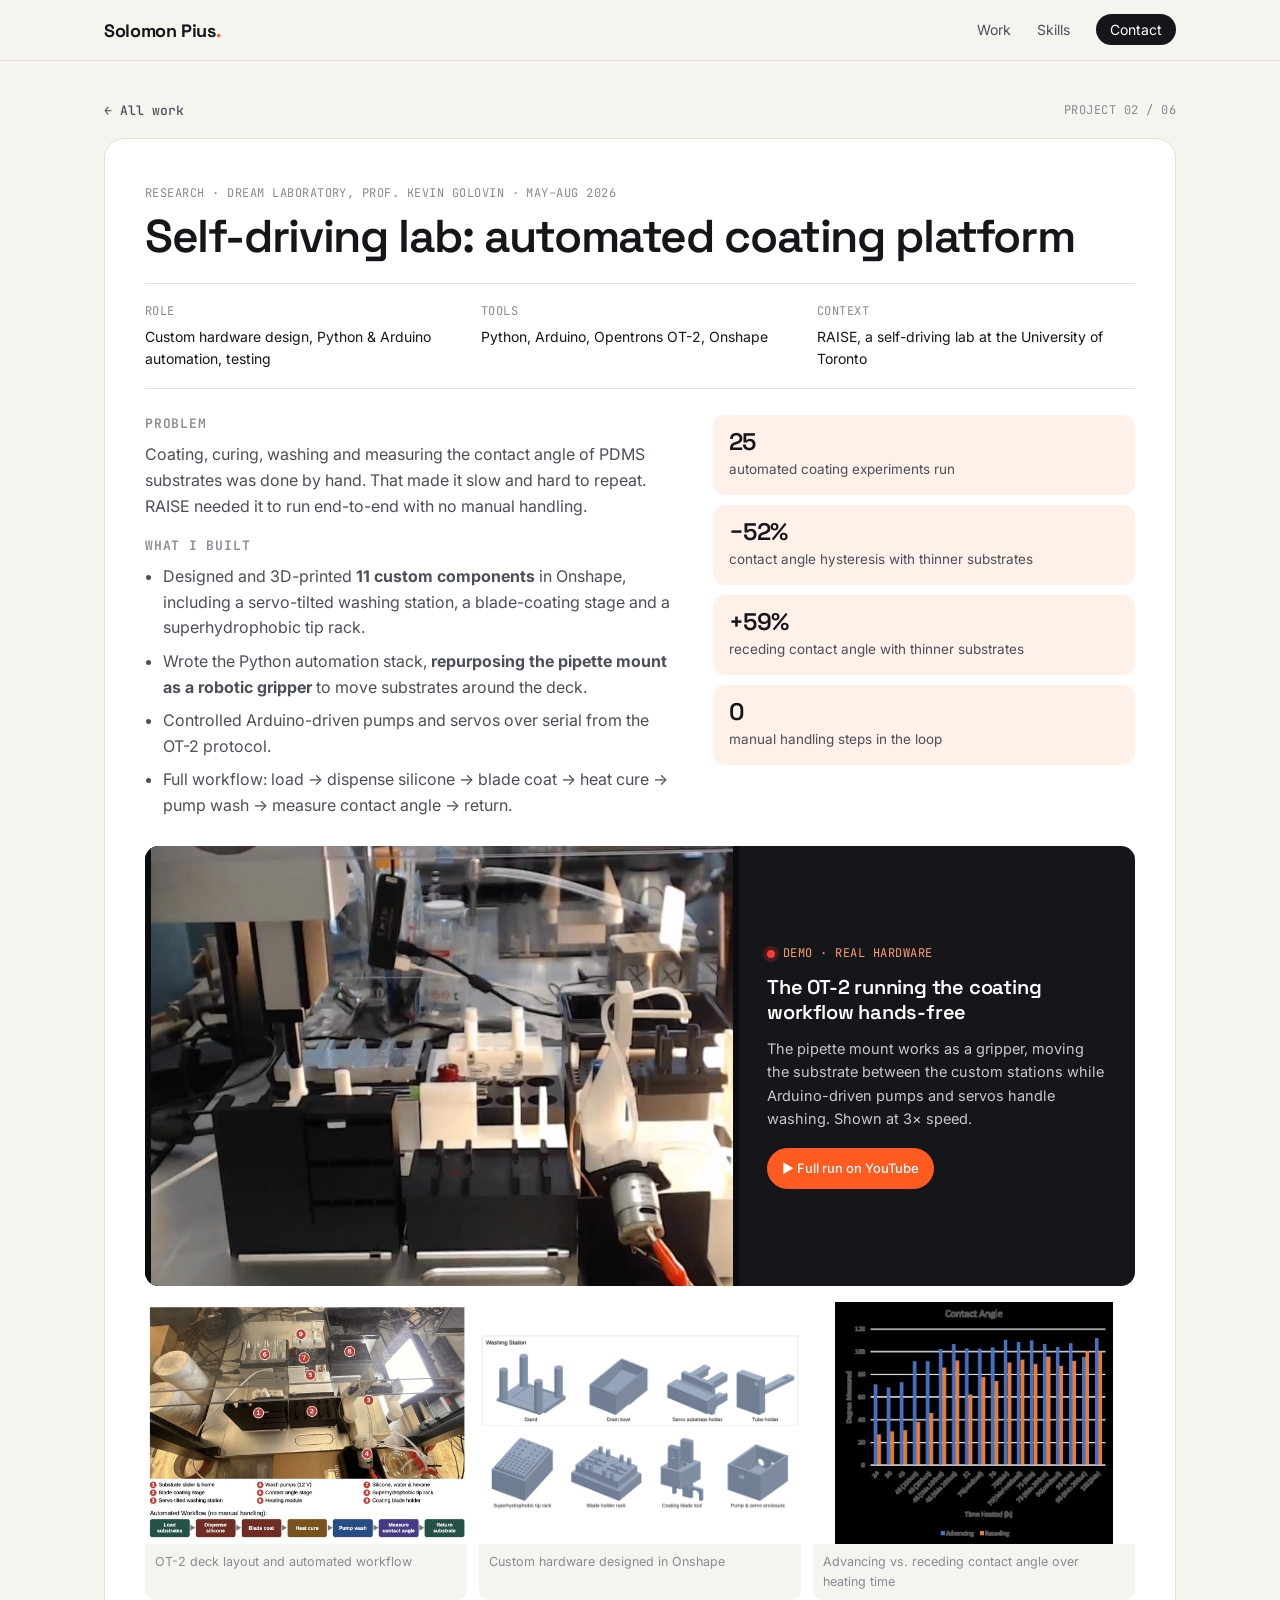
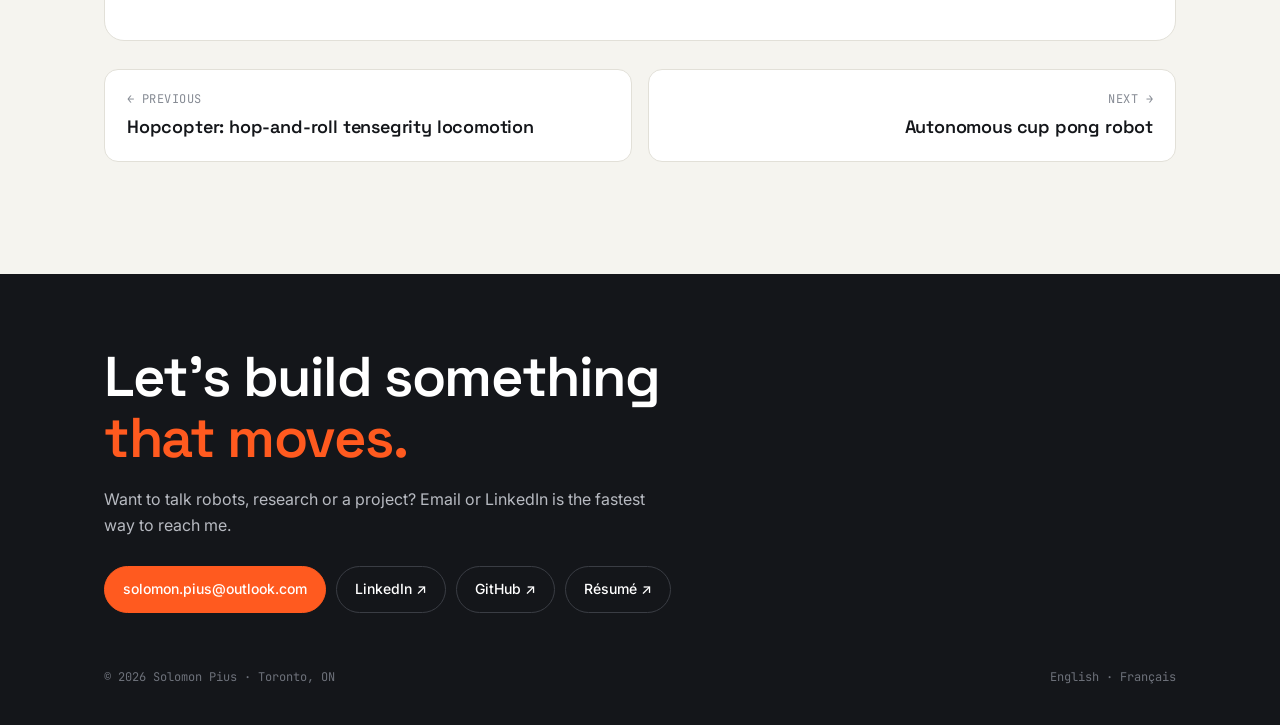
<file: raise.html>
<!DOCTYPE html>
<html lang="en">
<head>
<meta charset="utf-8">
<meta name="viewport" content="width=device-width, initial-scale=1">
<title>Self-driving lab: automated coating platform — Solomon Pius</title>
<meta name="description" content="Automated coating, curing, washing and contact-angle measurement on an Opentrons OT-2 for the RAISE self-driving lab.">
<meta property="og:title" content="Self-driving lab: automated coating platform — Solomon Pius">
<meta property="og:description" content="Automated coating, curing, washing and contact-angle measurement on an Opentrons OT-2 for the RAISE self-driving lab.">
<meta property="og:image" content="assets/raise-demo-poster.jpg">
<link rel="preconnect" href="https://fonts.googleapis.com">
<link rel="preconnect" href="https://fonts.gstatic.com" crossorigin>
<link href="https://fonts.googleapis.com/css2?family=Space+Grotesk:wght@500;600;700&family=Inter:wght@400;500;600&family=JetBrains+Mono:wght@400;500&display=swap" rel="stylesheet">
<link rel="stylesheet" href="assets/site.css">
</head>
<body>
<nav>
  <div class="wrap">
    <a href="index.html" class="logo">Solomon Pius<span>.</span></a>
    <ul>
      <li><a href="index.html#work">Work</a></li>
      <li><a href="index.html#skills">Skills</a></li>
      <li><a class="cta" href="#contact">Contact</a></li>
    </ul>
  </div>
</nav>

<main class="page">
  <div class="wrap crumbs"><a href="index.html#work">← All work</a><span class="mono">Project 02 / 06</span></div>
  <div class="wrap">
  <article class="project" id="raise">
    <header>
      <div><span class="mono">Research · DREAM Laboratory, Prof. Kevin Golovin · May–Aug 2026</span><h3>Self-driving lab: automated coating platform</h3></div>
    </header>
    <div class="meta">
      <div><span class="mono">Role</span>Custom hardware design, Python &amp; Arduino automation, testing</div>
      <div><span class="mono">Tools</span>Python, Arduino, Opentrons OT-2, Onshape</div>
      <div><span class="mono">Context</span>RAISE, a self-driving lab at the University of Toronto</div>
    </div>
    <div class="cols">
      <div>
        <h4>Problem</h4>
        <p>Coating, curing, washing and measuring the contact angle of PDMS substrates was done by hand. That made it slow and hard to repeat. RAISE needed it to run end-to-end with no manual handling.</p>
        <h4>What I built</h4>
        <ul>
          <li>Designed and 3D-printed <b>11 custom components</b> in Onshape, including a servo-tilted washing station, a blade-coating stage and a superhydrophobic tip rack.</li>
          <li>Wrote the Python automation stack, <b>repurposing the pipette mount as a robotic gripper</b> to move substrates around the deck.</li>
          <li>Controlled Arduino-driven pumps and servos over serial from the OT-2 protocol.</li>
          <li>Full workflow: load → dispense silicone → blade coat → heat cure → pump wash → measure contact angle → return.</li>
        </ul>
      </div>
      <div class="results">
        <div class="result"><b>25</b><span>automated coating experiments run</span></div>
        <div class="result"><b>−52%</b><span>contact angle hysteresis with thinner substrates</span></div>
        <div class="result"><b>+59%</b><span>receding contact angle with thinner substrates</span></div>
        <div class="result"><b>0</b><span>manual handling steps in the loop</span></div>
      </div>
    </div>
    <div class="demo">
      <video src="assets/raise-demo.mp4" poster="assets/raise-demo-poster.jpg" autoplay muted loop playsinline preload="metadata"></video>
      <div class="demo-cap"><span class="mono">Demo · real hardware</span><h4>The OT-2 running the coating workflow hands-free</h4><p>The pipette mount works as a gripper, moving the substrate between the custom stations while Arduino-driven pumps and servos handle washing. Shown at 3× speed.</p><div class="links"><a class="btn primary" href="https://youtu.be/_Nt3Um_-F7s" target="_blank" rel="noopener">▶ Full run on YouTube</a></div></div>
    </div>
    <div class="gallery">
      <figure><img src="assets/raise-deck.jpg" alt="Annotated OT-2 deck"><figcaption>OT-2 deck layout and automated workflow</figcaption></figure>
      <figure><img src="assets/raise-hw.jpg" alt="Custom hardware CAD"><figcaption>Custom hardware designed in Onshape</figcaption></figure>
      <figure><img src="assets/raise-chart.jpg" alt="Contact angle chart"><figcaption>Advancing vs. receding contact angle over heating time</figcaption></figure>
    </div>
  </article>
  </div>
  <div class="pager wrap">
  <a class="prev" href="hopcopter.html"><span class="mono">← Previous</span><b>Hopcopter: hop-and-roll tensegrity locomotion</b></a>
  <a class="next" href="cup-pong.html"><span class="mono">Next →</span><b>Autonomous cup pong robot</b></a>
</div>
</main>

<footer id="contact">
  <div class="wrap">
    <h2>Let's build something<br><em>that moves.</em></h2>
    <p>Want to talk robots, research or a project? Email or LinkedIn is the fastest way to reach me.</p>
    <div class="links">
      <a class="btn primary" href="mailto:solomon.pius@outlook.com">solomon.pius@outlook.com</a>
      <a class="btn" href="https://www.linkedin.com/in/solomon-pius/" target="_blank" rel="noopener">LinkedIn ↗</a>
      <a class="btn" href="https://github.com/SolomonPius" target="_blank" rel="noopener">GitHub ↗</a>
      <a class="btn" href="assets/Solomon_Pius_Resume.pdf" target="_blank" rel="noopener">Résumé ↗</a>
    </div>
    <div class="fine"><span>© 2026 Solomon Pius · Toronto, ON</span><span>English · Français</span></div>
  </div>
</footer>
<div class="lb" id="lb"><img alt=""><p></p></div>
<script src="assets/site.js"></script>
</body>
</html>
</file>
<file: assets/site.css>
:root{
  --bg:#f5f4ef; --paper:#ffffff; --ink:#14161a; --ink2:#4a4f58; --ink3:#868b94;
  --line:#e2e0d8; --accent:#ff5a1f; --accent-soft:#fff0e9;
  --mono:"JetBrains Mono",ui-monospace,monospace;
  --sans:"Inter",system-ui,sans-serif; --display:"Space Grotesk",var(--sans);
  --max:1120px; --r:14px;
}
*{box-sizing:border-box;margin:0;padding:0}
html{scroll-behavior:smooth;scroll-padding-top:72px}
body{background:var(--bg);color:var(--ink);font:16px/1.6 var(--sans);-webkit-font-smoothing:antialiased}
img{max-width:100%;display:block}
a{color:inherit}
.wrap{max-width:var(--max);margin:0 auto;padding:0 24px}
.mono{font-family:var(--mono);font-size:12px;letter-spacing:.04em;text-transform:uppercase;color:var(--ink3)}

/* nav */
nav{position:sticky;top:0;z-index:20;background:rgba(245,244,239,.86);backdrop-filter:blur(10px);border-bottom:1px solid var(--line)}
nav .wrap{display:flex;align-items:center;justify-content:space-between;height:60px}
.logo{font:700 18px var(--display);text-decoration:none;letter-spacing:-.02em}
.logo span{color:var(--accent)}
nav ul{display:flex;gap:26px;list-style:none;font-size:14px}
nav ul a{text-decoration:none;color:var(--ink2)}
nav ul a:hover{color:var(--ink)}
nav .cta{background:var(--ink);color:#fff;padding:7px 14px;border-radius:999px}
nav .cta:hover{color:#fff;background:var(--accent)}

/* hero */
.hero{padding-block:88px 64px}
.hero .mono{margin-bottom:22px;display:flex;align-items:center;gap:10px}
.dot{width:8px;height:8px;border-radius:50%;background:#22a35a;box-shadow:0 0 0 4px rgba(34,163,90,.15)}
h1{font:700 clamp(44px,7vw,84px)/1 var(--display);letter-spacing:-.035em;margin-bottom:26px}
h1 em{font-style:normal;color:var(--accent)}
.lede{font-size:clamp(18px,2vw,21px);color:var(--ink2);max-width:680px;margin-bottom:34px}
.links{display:flex;flex-wrap:wrap;gap:10px}
.btn{display:inline-flex;align-items:center;gap:8px;padding:11px 18px;border-radius:999px;border:1px solid var(--line);background:var(--paper);text-decoration:none;font-size:14px;font-weight:500;transition:.15s}
.btn:hover{border-color:var(--ink)}
.btn.primary{background:var(--accent);border-color:var(--accent);color:#fff}
.btn.primary:hover{background:var(--ink);border-color:var(--ink)}
.stats{display:grid;grid-template-columns:repeat(4,1fr);gap:1px;background:var(--line);border:1px solid var(--line);border-radius:var(--r);overflow:hidden;margin-top:64px}
.stats div{background:var(--paper);padding:22px}
.stats b{display:block;font:600 30px/1.1 var(--display);letter-spacing:-.02em}
.stats small{color:var(--ink2);font-size:13px}

/* sections */
section{padding-block:72px}
.sec-head{display:flex;align-items:baseline;justify-content:space-between;gap:20px;margin-bottom:36px;border-top:1px solid var(--ink);padding-top:16px}
h2{font:600 32px/1.1 var(--display);letter-spacing:-.025em}

/* now */
.now{background:var(--ink);color:#fff;border-radius:20px;padding:40px;display:grid;grid-template-columns:1.2fr 1fr;gap:40px}
.now .mono{color:#ff9a72;margin-bottom:14px}
.now h3{font:600 28px/1.15 var(--display);letter-spacing:-.02em;margin-bottom:14px}
.now p{color:#c6c9cf}
.now ul{list-style:none;display:grid;gap:14px;align-content:start}
.now li{border-left:2px solid var(--accent);padding-left:14px;color:#dfe1e5;font-size:15px}
.now li b{color:#fff}

/* project cards */
.grid{display:grid;grid-template-columns:repeat(2,1fr);gap:22px}
.card{background:var(--paper);border:1px solid var(--line);border-radius:var(--r);overflow:hidden;text-decoration:none;display:flex;flex-direction:column;transition:.2s}
.card:hover{transform:translateY(-3px);box-shadow:0 14px 34px -18px rgba(20,22,26,.35);border-color:#cfccc2}
.card .img{aspect-ratio:16/10;background:#ecebe5;overflow:hidden}
.card .img img{width:100%;height:100%;object-fit:cover;transition:.4s}
.card:hover .img img{transform:scale(1.03)}
.card .body{padding:20px 22px 22px}
.card h3{font:600 21px/1.2 var(--display);letter-spacing:-.015em;margin:8px 0 8px}
.card p{color:var(--ink2);font-size:15px}
.tags{display:flex;flex-wrap:wrap;gap:6px;margin-top:14px}
.tag{font:500 11.5px var(--mono);padding:4px 8px;border-radius:6px;background:var(--bg);color:var(--ink2)}
.card .kpi{margin-top:14px;font:500 13px var(--mono);color:var(--accent)}
.grid.small{grid-template-columns:repeat(4,1fr);gap:16px;margin-top:22px}
.grid.small .card h3{font-size:17px}
.grid.small .card p{font-size:13.5px}
.grid.small .card .body{padding:16px}

.grid.solo{grid-template-columns:1fr}
.grid.solo .card{flex-direction:row}
.grid.solo .card .img{flex:0 0 300px;aspect-ratio:auto;background:#fff;padding:14px;display:flex;align-items:center;justify-content:center}
.grid.solo .card .img img{object-fit:contain;height:auto;max-height:240px}
.grid.solo .card:hover .img img{transform:none}
.grid.solo .card .body{display:flex;flex-direction:column;justify-content:center;padding:22px 26px}
.grid.solo .card h3{font-size:20px}
.grid.solo .card p{font-size:15px}
@media (max-width:640px){.grid.solo .card{flex-direction:column}.grid.solo .card .img{flex:none}.grid.solo .card .img img{max-height:260px}}

/* project detail */
.project{background:var(--paper);border:1px solid var(--line);border-radius:20px;padding:40px;margin-bottom:28px}
.project header{display:grid;grid-template-columns:1fr auto;gap:20px;align-items:start;margin-bottom:22px}
.project h3{font:600 30px/1.1 var(--display);letter-spacing:-.025em;margin-top:6px}
.project .back{font:500 12px var(--mono);color:var(--ink3);text-decoration:none;white-space:nowrap}
.project .back:hover{color:var(--accent)}
.meta{display:grid;grid-template-columns:repeat(3,1fr);gap:18px;padding:18px 0;border-top:1px solid var(--line);border-bottom:1px solid var(--line);margin-bottom:26px}
.meta div{font-size:14px}
.meta .mono{display:block;margin-bottom:4px}
.cols{display:grid;grid-template-columns:1.25fr 1fr;gap:40px;margin-bottom:28px}
.cols h4{font:600 13px var(--mono);text-transform:uppercase;letter-spacing:.06em;color:var(--ink3);margin-bottom:10px}
.cols p{color:var(--ink2);margin-bottom:18px}
.cols ul{padding-left:18px;color:var(--ink2);display:grid;gap:8px}
.results{display:grid;gap:10px;align-content:start}
.result{background:var(--accent-soft);border-radius:12px;padding:14px 16px}
.result b{display:block;font:600 24px/1.1 var(--display);color:var(--ink);letter-spacing:-.02em}
.result span{font-size:13.5px;color:var(--ink2)}
.gallery{display:grid;grid-template-columns:repeat(var(--n,3),1fr);gap:12px}
.gallery figure{background:var(--bg);border-radius:10px;overflow:hidden;cursor:zoom-in;display:flex;flex-direction:column}
.gallery img{width:100%;aspect-ratio:4/3;object-fit:contain;background:#fff}
.gallery img.cover{object-fit:cover}
.gallery figcaption{font-size:12.5px;color:var(--ink3);padding:8px 10px}
.compact .cols{grid-template-columns:1fr 1fr}

/* experience */
.timeline{display:grid;gap:0}
.job{display:grid;grid-template-columns:200px 1fr;gap:32px;padding:26px 0;border-bottom:1px solid var(--line)}
.job:first-child{padding-top:0}
.job h3{font:600 20px/1.2 var(--display);letter-spacing:-.015em}
.job .org{color:var(--ink2);font-size:15px;margin:2px 0 10px}
.job ul{padding-left:18px;color:var(--ink2);display:grid;gap:6px;font-size:15px}

/* skills */
.skills{display:grid;grid-template-columns:repeat(4,1fr);gap:16px}
.skill{background:var(--paper);border:1px solid var(--line);border-radius:var(--r);padding:20px}
.skill .mono{margin-bottom:12px;display:block}
.skill .tags{margin-top:0}

/* footer */
footer{background:var(--ink);color:#fff;padding:72px 0 40px;margin-top:40px}
footer h2{font-size:clamp(34px,5vw,56px);margin-bottom:18px}
footer h2 em{font-style:normal;color:var(--accent)}
footer p{color:#b7bac1;max-width:560px;margin-bottom:28px}
footer .btn{background:transparent;color:#fff;border-color:#3a3d44}
footer .btn:hover{border-color:#fff}
footer .btn.primary{background:var(--accent);border-color:var(--accent)}
footer .fine{margin-top:56px;font:12px var(--mono);color:#6d717a;display:flex;justify-content:space-between;flex-wrap:wrap;gap:10px}


/* demo videos */
.demo{display:grid;grid-template-columns:1.5fr 1fr;gap:0;background:var(--ink);border-radius:14px;overflow:hidden;margin-bottom:16px}
.demo video{width:100%;height:440px;object-fit:contain;background:#0b0c0e;display:block}
.demo-cap{padding:28px;color:#c6c9cf;display:flex;flex-direction:column;gap:12px;justify-content:center}
.demo-cap .mono{color:#ff9a72;display:flex;align-items:center;gap:8px}
.demo-cap .mono::before{content:"";width:8px;height:8px;border-radius:50%;background:#ff3b30;box-shadow:0 0 0 4px rgba(255,59,48,.2);animation:rec 1.4s infinite}
@keyframes rec{50%{opacity:.3}}
.demo-cap h4{font:600 20px/1.25 var(--display);color:#fff;letter-spacing:-.01em}
.demo-cap p{font-size:14.5px}
.demo-cap .links{margin-top:6px}
.demo-cap .btn{background:transparent;color:#fff;border-color:#3a3d44;padding:9px 14px;font-size:13px}
.demo-cap .btn:hover{border-color:#fff}
.demo-cap .btn.primary{background:var(--accent);border-color:var(--accent)}
.vbadge{position:absolute;top:12px;left:12px;background:rgba(20,22,26,.82);color:#fff;font:500 11px var(--mono);letter-spacing:.05em;padding:5px 9px;border-radius:999px;text-transform:uppercase}
.card .img{position:relative}
@media (max-width:900px){.demo{grid-template-columns:1fr}.demo video{height:auto;max-height:520px}.demo-cap{padding:22px}}

/* lightbox */
.lb{position:fixed;inset:0;background:rgba(10,11,13,.92);display:none;align-items:center;justify-content:center;z-index:50;padding:30px;cursor:zoom-out}
.lb.on{display:flex}
.lb img{max-height:86vh;max-width:92vw;border-radius:8px;background:#fff}
.lb p{position:absolute;bottom:22px;left:0;right:0;text-align:center;color:#cfd2d8;font-size:14px}

@media (max-width:900px){
  nav ul li:not(:last-child){display:none}
  .stats{grid-template-columns:repeat(2,1fr)}
  .now,.cols,.compact .cols{grid-template-columns:1fr}
  .grid{grid-template-columns:1fr}
  .grid.small{grid-template-columns:repeat(2,1fr)}
  .meta{grid-template-columns:1fr}
  .gallery{grid-template-columns:repeat(2,1fr)}
  .job{grid-template-columns:1fr;gap:8px}
  .skills{grid-template-columns:repeat(2,1fr)}
  .project,.now{padding:26px 22px}
}
@media (max-width:520px){
  .grid.small,.skills{grid-template-columns:1fr}
  .gallery{grid-template-columns:1fr}
  .project header{grid-template-columns:1fr}
}

/* project pages */
.crumbs{padding-block:40px 18px;display:flex;justify-content:space-between;align-items:center;gap:16px;flex-wrap:wrap}
.crumbs a{font:500 13px var(--mono);color:var(--ink2);text-decoration:none}
.crumbs a:hover{color:var(--accent)}
.page .project{margin-bottom:0}
.page .project header{grid-template-columns:1fr}
.page .project h3{font-size:clamp(30px,4.4vw,46px);letter-spacing:-.03em}
.pager{display:grid;grid-template-columns:1fr 1fr;gap:16px;padding-block:28px 72px}
.pager a{background:var(--paper);border:1px solid var(--line);border-radius:var(--r);padding:20px 22px;text-decoration:none;transition:.15s}
.pager a:hover{border-color:var(--ink)}
.pager a.next{text-align:right}
.pager .mono{display:block;margin-bottom:6px}
.pager b{font:600 18px/1.25 var(--display);letter-spacing:-.01em}
.card .more{margin-top:14px;font:500 13px var(--mono);color:var(--ink)}
.card:hover .more{color:var(--accent)}
@media (max-width:520px){.pager{grid-template-columns:1fr}.pager a.next{text-align:left}}
</file>
